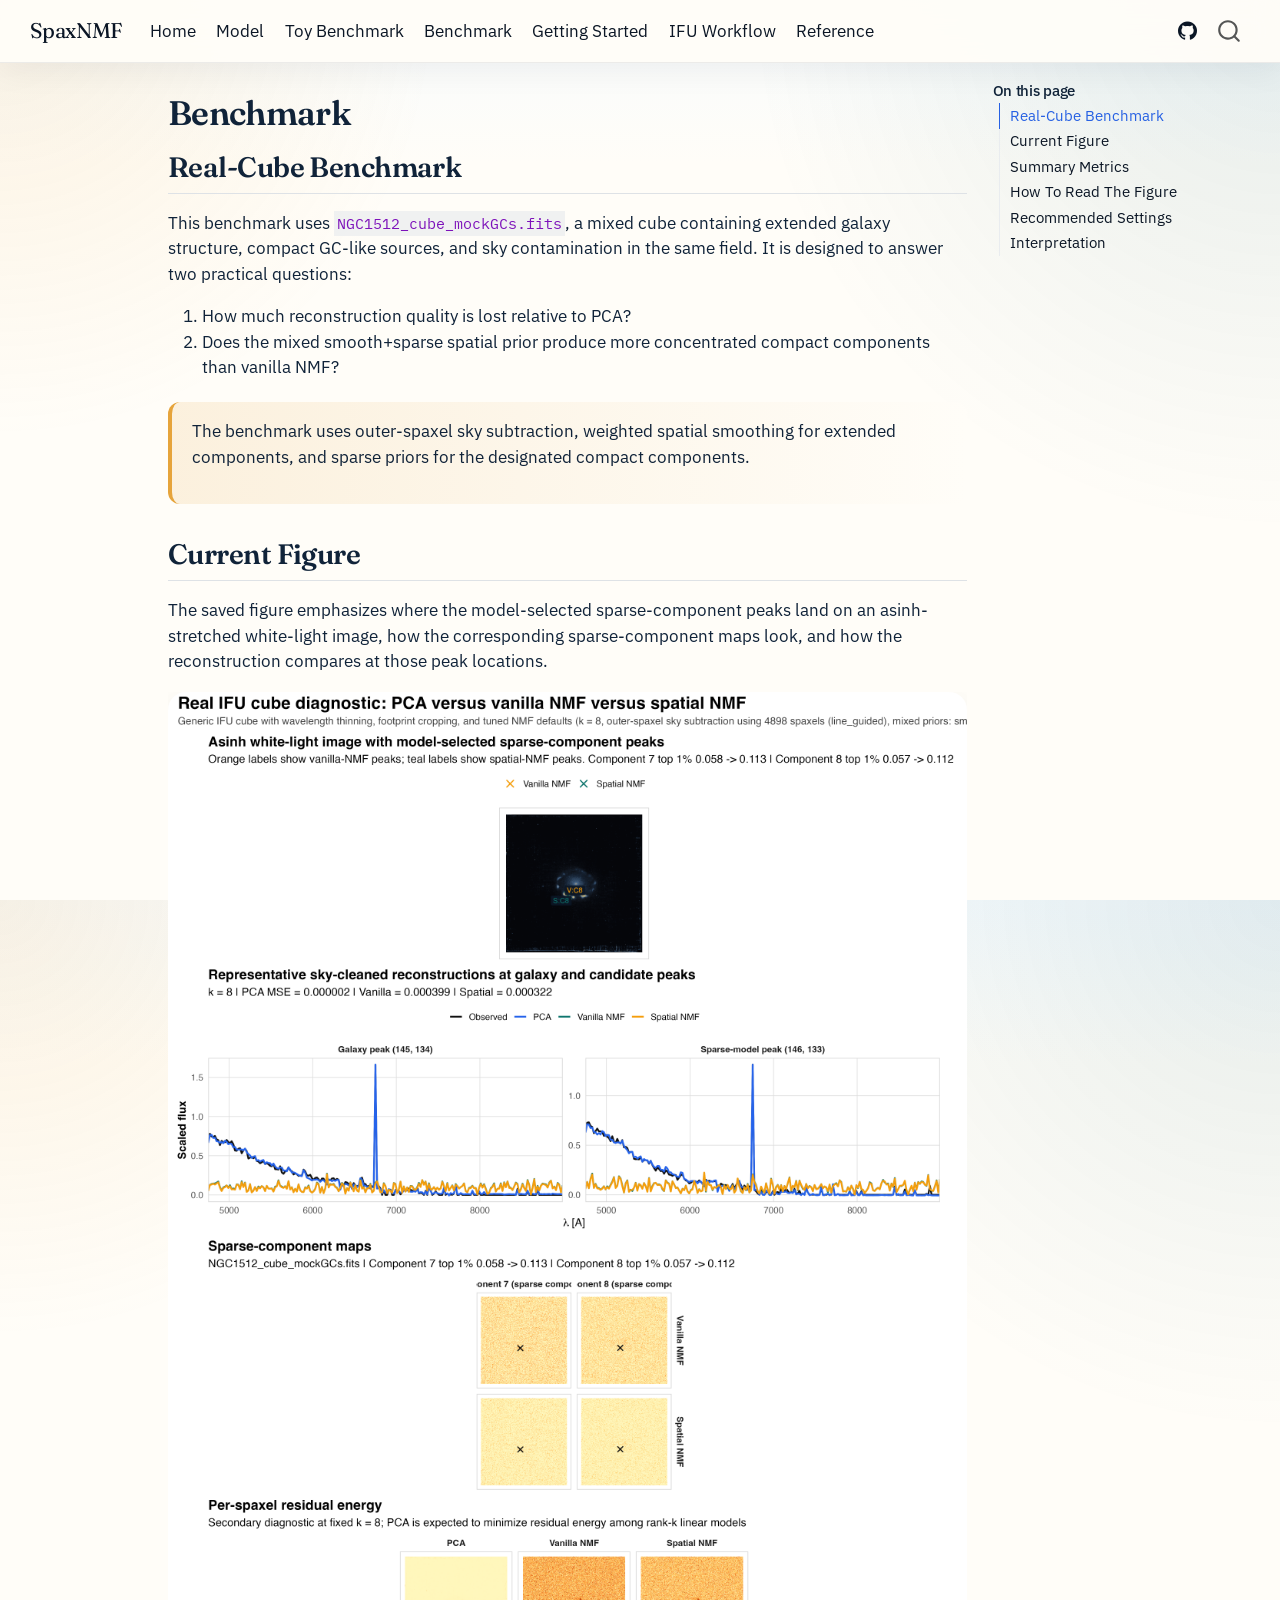
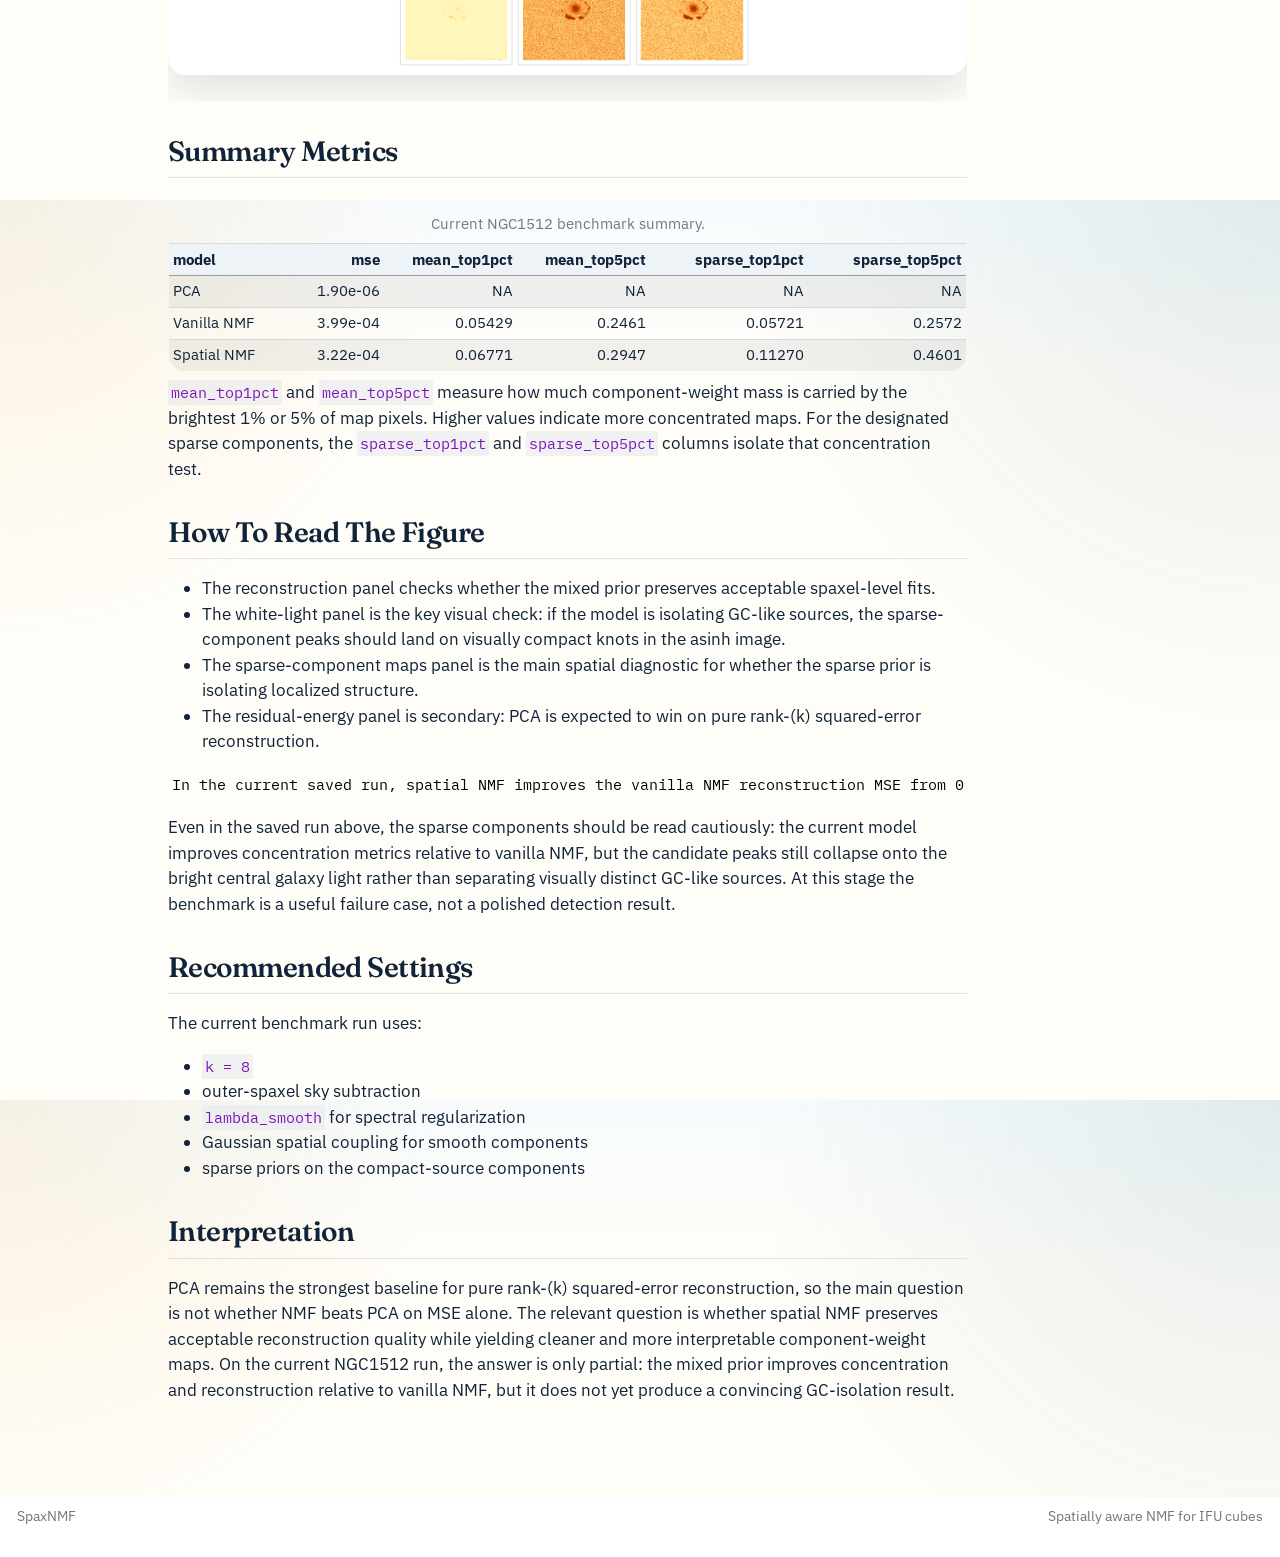
<file: docs/benchmark.html>
<!DOCTYPE html>
<html xmlns="http://www.w3.org/1999/xhtml" lang="en" xml:lang="en"><head>

<meta charset="utf-8">
<meta name="generator" content="quarto-1.8.27">

<meta name="viewport" content="width=device-width, initial-scale=1.0, user-scalable=yes">


<title>Benchmark – SpaxNMF</title>
<style>
code{white-space: pre-wrap;}
span.smallcaps{font-variant: small-caps;}
div.columns{display: flex; gap: min(4vw, 1.5em);}
div.column{flex: auto; overflow-x: auto;}
div.hanging-indent{margin-left: 1.5em; text-indent: -1.5em;}
ul.task-list{list-style: none;}
ul.task-list li input[type="checkbox"] {
  width: 0.8em;
  margin: 0 0.8em 0.2em -1em; /* quarto-specific, see https://github.com/quarto-dev/quarto-cli/issues/4556 */ 
  vertical-align: middle;
}
</style>


<script src="site_libs/quarto-nav/quarto-nav.js"></script>
<script src="site_libs/quarto-nav/headroom.min.js"></script>
<script src="site_libs/clipboard/clipboard.min.js"></script>
<script src="site_libs/quarto-search/autocomplete.umd.js"></script>
<script src="site_libs/quarto-search/fuse.min.js"></script>
<script src="site_libs/quarto-search/quarto-search.js"></script>
<meta name="quarto:offset" content="./">
<script src="site_libs/quarto-html/quarto.js" type="module"></script>
<script src="site_libs/quarto-html/tabsets/tabsets.js" type="module"></script>
<script src="site_libs/quarto-html/axe/axe-check.js" type="module"></script>
<script src="site_libs/quarto-html/popper.min.js"></script>
<script src="site_libs/quarto-html/tippy.umd.min.js"></script>
<script src="site_libs/quarto-html/anchor.min.js"></script>
<link href="site_libs/quarto-html/tippy.css" rel="stylesheet">
<link href="site_libs/quarto-html/quarto-syntax-highlighting-ed96de9b727972fe78a7b5d16c58bf87.css" rel="stylesheet" id="quarto-text-highlighting-styles">
<script src="site_libs/bootstrap/bootstrap.min.js"></script>
<link href="site_libs/bootstrap/bootstrap-icons.css" rel="stylesheet">
<link href="site_libs/bootstrap/bootstrap-5b4ad623e5705c0698d39aec6f10cf02.min.css" rel="stylesheet" append-hash="true" id="quarto-bootstrap" data-mode="light">
<script id="quarto-search-options" type="application/json">{
  "location": "navbar",
  "copy-button": false,
  "collapse-after": 3,
  "panel-placement": "end",
  "type": "overlay",
  "limit": 50,
  "keyboard-shortcut": [
    "f",
    "/",
    "s"
  ],
  "show-item-context": false,
  "language": {
    "search-no-results-text": "No results",
    "search-matching-documents-text": "matching documents",
    "search-copy-link-title": "Copy link to search",
    "search-hide-matches-text": "Hide additional matches",
    "search-more-match-text": "more match in this document",
    "search-more-matches-text": "more matches in this document",
    "search-clear-button-title": "Clear",
    "search-text-placeholder": "",
    "search-detached-cancel-button-title": "Cancel",
    "search-submit-button-title": "Submit",
    "search-label": "Search"
  }
}</script>
<style>html{ scroll-behavior: smooth; }</style>


<link rel="stylesheet" href="styles.css">
</head>

<body class="nav-fixed quarto-light">

<div id="quarto-search-results"></div>
  <header id="quarto-header" class="headroom fixed-top">
    <nav class="navbar navbar-expand-lg " data-bs-theme="dark">
      <div class="navbar-container container-fluid">
      <div class="navbar-brand-container mx-auto">
    <a class="navbar-brand" href="./index.html">
    <span class="navbar-title">SpaxNMF</span>
    </a>
  </div>
            <div id="quarto-search" class="" title="Search"></div>
          <button class="navbar-toggler" type="button" data-bs-toggle="collapse" data-bs-target="#navbarCollapse" aria-controls="navbarCollapse" role="menu" aria-expanded="false" aria-label="Toggle navigation" onclick="if (window.quartoToggleHeadroom) { window.quartoToggleHeadroom(); }">
  <span class="navbar-toggler-icon"></span>
</button>
          <div class="collapse navbar-collapse" id="navbarCollapse">
            <ul class="navbar-nav navbar-nav-scroll me-auto">
  <li class="nav-item">
    <a class="nav-link" href="./index.html"> 
<span class="menu-text">Home</span></a>
  </li>  
  <li class="nav-item">
    <a class="nav-link" href="./model.html"> 
<span class="menu-text">Model</span></a>
  </li>  
  <li class="nav-item">
    <a class="nav-link" href="./toy-benchmark.html"> 
<span class="menu-text">Toy Benchmark</span></a>
  </li>  
  <li class="nav-item">
    <a class="nav-link active" href="./benchmark.html" aria-current="page"> 
<span class="menu-text">Benchmark</span></a>
  </li>  
  <li class="nav-item">
    <a class="nav-link" href="./getting-started.html"> 
<span class="menu-text">Getting Started</span></a>
  </li>  
  <li class="nav-item">
    <a class="nav-link" href="./ifu-workflow.html"> 
<span class="menu-text">IFU Workflow</span></a>
  </li>  
  <li class="nav-item">
    <a class="nav-link" href="./reference.html"> 
<span class="menu-text">Reference</span></a>
  </li>  
</ul>
            <ul class="navbar-nav navbar-nav-scroll ms-auto">
  <li class="nav-item compact">
    <a class="nav-link" href="https://github.com/RafaelSdeSouza/SpaxNMF"> <i class="bi bi-github" role="img">
</i> 
<span class="menu-text"></span></a>
  </li>  
</ul>
          </div> <!-- /navcollapse -->
            <div class="quarto-navbar-tools">
</div>
      </div> <!-- /container-fluid -->
    </nav>
</header>
<!-- content -->
<div id="quarto-content" class="quarto-container page-columns page-rows-contents page-layout-article page-navbar">
<!-- sidebar -->
<!-- margin-sidebar -->
    <div id="quarto-margin-sidebar" class="sidebar margin-sidebar">
        <nav id="TOC" role="doc-toc" class="toc-active">
    <h2 id="toc-title">On this page</h2>
   
  <ul>
  <li><a href="#real-cube-benchmark" id="toc-real-cube-benchmark" class="nav-link active" data-scroll-target="#real-cube-benchmark">Real-Cube Benchmark</a></li>
  <li><a href="#current-figure" id="toc-current-figure" class="nav-link" data-scroll-target="#current-figure">Current Figure</a></li>
  <li><a href="#summary-metrics" id="toc-summary-metrics" class="nav-link" data-scroll-target="#summary-metrics">Summary Metrics</a></li>
  <li><a href="#how-to-read-the-figure" id="toc-how-to-read-the-figure" class="nav-link" data-scroll-target="#how-to-read-the-figure">How To Read The Figure</a></li>
  <li><a href="#recommended-settings" id="toc-recommended-settings" class="nav-link" data-scroll-target="#recommended-settings">Recommended Settings</a></li>
  <li><a href="#interpretation" id="toc-interpretation" class="nav-link" data-scroll-target="#interpretation">Interpretation</a></li>
  </ul>
</nav>
    </div>
<!-- main -->
<main class="content" id="quarto-document-content">

<header id="title-block-header" class="quarto-title-block default">
<div class="quarto-title">
<h1 class="title">Benchmark</h1>
</div>



<div class="quarto-title-meta">

    
  
    
  </div>
  


</header>


<section id="real-cube-benchmark" class="level2">
<h2 class="anchored" data-anchor-id="real-cube-benchmark">Real-Cube Benchmark</h2>
<p>This benchmark uses <code>NGC1512_cube_mockGCs.fits</code>, a mixed cube containing extended galaxy structure, compact GC-like sources, and sky contamination in the same field. It is designed to answer two practical questions:</p>
<ol type="1">
<li>How much reconstruction quality is lost relative to PCA?</li>
<li>Does the mixed smooth+sparse spatial prior produce more concentrated compact components than vanilla NMF?</li>
</ol>
<div class="benchmark-note">
<p>The benchmark uses outer-spaxel sky subtraction, weighted spatial smoothing for extended components, and sparse priors for the designated compact components.</p>
</div>
</section>
<section id="current-figure" class="level2">
<h2 class="anchored" data-anchor-id="current-figure">Current Figure</h2>
<p>The saved figure emphasizes where the model-selected sparse-component peaks land on an asinh-stretched white-light image, how the corresponding sparse-component maps look, and how the reconstruction compares at those peak locations.</p>
<div class="cell">
<div class="cell-output-display">
<div>
<figure class="figure">
<p><img src="images/ngc1512-benchmark.png" class="img-fluid figure-img" width="2080"></p>
</figure>
</div>
</div>
</div>
</section>
<section id="summary-metrics" class="level2">
<h2 class="anchored" data-anchor-id="summary-metrics">Summary Metrics</h2>
<div class="cell">
<div class="cell-output-display">
<table class="caption-top table table-sm table-striped small">
<caption>Current NGC1512 benchmark summary.</caption>
<colgroup>
<col style="width: 15%">
<col style="width: 11%">
<col style="width: 16%">
<col style="width: 16%">
<col style="width: 19%">
<col style="width: 19%">
</colgroup>
<thead>
<tr class="header">
<th style="text-align: left;">model</th>
<th style="text-align: right;">mse</th>
<th style="text-align: right;">mean_top1pct</th>
<th style="text-align: right;">mean_top5pct</th>
<th style="text-align: right;">sparse_top1pct</th>
<th style="text-align: right;">sparse_top5pct</th>
</tr>
</thead>
<tbody>
<tr class="odd">
<td style="text-align: left;">PCA</td>
<td style="text-align: right;">1.90e-06</td>
<td style="text-align: right;">NA</td>
<td style="text-align: right;">NA</td>
<td style="text-align: right;">NA</td>
<td style="text-align: right;">NA</td>
</tr>
<tr class="even">
<td style="text-align: left;">Vanilla NMF</td>
<td style="text-align: right;">3.99e-04</td>
<td style="text-align: right;">0.05429</td>
<td style="text-align: right;">0.2461</td>
<td style="text-align: right;">0.05721</td>
<td style="text-align: right;">0.2572</td>
</tr>
<tr class="odd">
<td style="text-align: left;">Spatial NMF</td>
<td style="text-align: right;">3.22e-04</td>
<td style="text-align: right;">0.06771</td>
<td style="text-align: right;">0.2947</td>
<td style="text-align: right;">0.11270</td>
<td style="text-align: right;">0.4601</td>
</tr>
</tbody>
</table>
</div>
</div>
<p><code>mean_top1pct</code> and <code>mean_top5pct</code> measure how much component-weight mass is carried by the brightest 1% or 5% of map pixels. Higher values indicate more concentrated maps. For the designated sparse components, the <code>sparse_top1pct</code> and <code>sparse_top5pct</code> columns isolate that concentration test.</p>
</section>
<section id="how-to-read-the-figure" class="level2">
<h2 class="anchored" data-anchor-id="how-to-read-the-figure">How To Read The Figure</h2>
<ul>
<li>The reconstruction panel checks whether the mixed prior preserves acceptable spaxel-level fits.</li>
<li>The white-light panel is the key visual check: if the model is isolating GC-like sources, the sparse-component peaks should land on visually compact knots in the asinh image.</li>
<li>The sparse-component maps panel is the main spatial diagnostic for whether the sparse prior is isolating localized structure.</li>
<li>The residual-energy panel is secondary: PCA is expected to win on pure rank-(k) squared-error reconstruction.</li>
</ul>
<div class="cell">
<div class="cell-output cell-output-stdout">
<pre><code>In the current saved run, spatial NMF improves the vanilla NMF reconstruction MSE from 0.000399 to 0.000322, while increasing the designated sparse-component top-1% concentration from 0.057 to 0.113.</code></pre>
</div>
</div>
<p>Even in the saved run above, the sparse components should be read cautiously: the current model improves concentration metrics relative to vanilla NMF, but the candidate peaks still collapse onto the bright central galaxy light rather than separating visually distinct GC-like sources. At this stage the benchmark is a useful failure case, not a polished detection result.</p>
</section>
<section id="recommended-settings" class="level2">
<h2 class="anchored" data-anchor-id="recommended-settings">Recommended Settings</h2>
<p>The current benchmark run uses:</p>
<ul>
<li><code>k = 8</code></li>
<li>outer-spaxel sky subtraction</li>
<li><code>lambda_smooth</code> for spectral regularization</li>
<li>Gaussian spatial coupling for smooth components</li>
<li>sparse priors on the compact-source components</li>
</ul>
</section>
<section id="interpretation" class="level2">
<h2 class="anchored" data-anchor-id="interpretation">Interpretation</h2>
<p>PCA remains the strongest baseline for pure rank-(k) squared-error reconstruction, so the main question is not whether NMF beats PCA on MSE alone. The relevant question is whether spatial NMF preserves acceptable reconstruction quality while yielding cleaner and more interpretable component-weight maps. On the current NGC1512 run, the answer is only partial: the mixed prior improves concentration and reconstruction relative to vanilla NMF, but it does not yet produce a convincing GC-isolation result.</p>


</section>

</main> <!-- /main -->
<script id="quarto-html-after-body" type="application/javascript">
  window.document.addEventListener("DOMContentLoaded", function (event) {
    const icon = "";
    const anchorJS = new window.AnchorJS();
    anchorJS.options = {
      placement: 'right',
      icon: icon
    };
    anchorJS.add('.anchored');
    const isCodeAnnotation = (el) => {
      for (const clz of el.classList) {
        if (clz.startsWith('code-annotation-')) {                     
          return true;
        }
      }
      return false;
    }
    const onCopySuccess = function(e) {
      // button target
      const button = e.trigger;
      // don't keep focus
      button.blur();
      // flash "checked"
      button.classList.add('code-copy-button-checked');
      var currentTitle = button.getAttribute("title");
      button.setAttribute("title", "Copied!");
      let tooltip;
      if (window.bootstrap) {
        button.setAttribute("data-bs-toggle", "tooltip");
        button.setAttribute("data-bs-placement", "left");
        button.setAttribute("data-bs-title", "Copied!");
        tooltip = new bootstrap.Tooltip(button, 
          { trigger: "manual", 
            customClass: "code-copy-button-tooltip",
            offset: [0, -8]});
        tooltip.show();    
      }
      setTimeout(function() {
        if (tooltip) {
          tooltip.hide();
          button.removeAttribute("data-bs-title");
          button.removeAttribute("data-bs-toggle");
          button.removeAttribute("data-bs-placement");
        }
        button.setAttribute("title", currentTitle);
        button.classList.remove('code-copy-button-checked');
      }, 1000);
      // clear code selection
      e.clearSelection();
    }
    const getTextToCopy = function(trigger) {
      const outerScaffold = trigger.parentElement.cloneNode(true);
      const codeEl = outerScaffold.querySelector('code');
      for (const childEl of codeEl.children) {
        if (isCodeAnnotation(childEl)) {
          childEl.remove();
        }
      }
      return codeEl.innerText;
    }
    const clipboard = new window.ClipboardJS('.code-copy-button:not([data-in-quarto-modal])', {
      text: getTextToCopy
    });
    clipboard.on('success', onCopySuccess);
    if (window.document.getElementById('quarto-embedded-source-code-modal')) {
      const clipboardModal = new window.ClipboardJS('.code-copy-button[data-in-quarto-modal]', {
        text: getTextToCopy,
        container: window.document.getElementById('quarto-embedded-source-code-modal')
      });
      clipboardModal.on('success', onCopySuccess);
    }
      var localhostRegex = new RegExp(/^(?:http|https):\/\/localhost\:?[0-9]*\//);
      var mailtoRegex = new RegExp(/^mailto:/);
        var filterRegex = new RegExp("https:\/\/rafaelsdesouza\.github\.io\/SpaxNMF\/");
      var isInternal = (href) => {
          return filterRegex.test(href) || localhostRegex.test(href) || mailtoRegex.test(href);
      }
      // Inspect non-navigation links and adorn them if external
     var links = window.document.querySelectorAll('a[href]:not(.nav-link):not(.navbar-brand):not(.toc-action):not(.sidebar-link):not(.sidebar-item-toggle):not(.pagination-link):not(.no-external):not([aria-hidden]):not(.dropdown-item):not(.quarto-navigation-tool):not(.about-link)');
      for (var i=0; i<links.length; i++) {
        const link = links[i];
        if (!isInternal(link.href)) {
          // undo the damage that might have been done by quarto-nav.js in the case of
          // links that we want to consider external
          if (link.dataset.originalHref !== undefined) {
            link.href = link.dataset.originalHref;
          }
        }
      }
    function tippyHover(el, contentFn, onTriggerFn, onUntriggerFn) {
      const config = {
        allowHTML: true,
        maxWidth: 500,
        delay: 100,
        arrow: false,
        appendTo: function(el) {
            return el.parentElement;
        },
        interactive: true,
        interactiveBorder: 10,
        theme: 'quarto',
        placement: 'bottom-start',
      };
      if (contentFn) {
        config.content = contentFn;
      }
      if (onTriggerFn) {
        config.onTrigger = onTriggerFn;
      }
      if (onUntriggerFn) {
        config.onUntrigger = onUntriggerFn;
      }
      window.tippy(el, config); 
    }
    const noterefs = window.document.querySelectorAll('a[role="doc-noteref"]');
    for (var i=0; i<noterefs.length; i++) {
      const ref = noterefs[i];
      tippyHover(ref, function() {
        // use id or data attribute instead here
        let href = ref.getAttribute('data-footnote-href') || ref.getAttribute('href');
        try { href = new URL(href).hash; } catch {}
        const id = href.replace(/^#\/?/, "");
        const note = window.document.getElementById(id);
        if (note) {
          return note.innerHTML;
        } else {
          return "";
        }
      });
    }
    const xrefs = window.document.querySelectorAll('a.quarto-xref');
    const processXRef = (id, note) => {
      // Strip column container classes
      const stripColumnClz = (el) => {
        el.classList.remove("page-full", "page-columns");
        if (el.children) {
          for (const child of el.children) {
            stripColumnClz(child);
          }
        }
      }
      stripColumnClz(note)
      if (id === null || id.startsWith('sec-')) {
        // Special case sections, only their first couple elements
        const container = document.createElement("div");
        if (note.children && note.children.length > 2) {
          container.appendChild(note.children[0].cloneNode(true));
          for (let i = 1; i < note.children.length; i++) {
            const child = note.children[i];
            if (child.tagName === "P" && child.innerText === "") {
              continue;
            } else {
              container.appendChild(child.cloneNode(true));
              break;
            }
          }
          if (window.Quarto?.typesetMath) {
            window.Quarto.typesetMath(container);
          }
          return container.innerHTML
        } else {
          if (window.Quarto?.typesetMath) {
            window.Quarto.typesetMath(note);
          }
          return note.innerHTML;
        }
      } else {
        // Remove any anchor links if they are present
        const anchorLink = note.querySelector('a.anchorjs-link');
        if (anchorLink) {
          anchorLink.remove();
        }
        if (window.Quarto?.typesetMath) {
          window.Quarto.typesetMath(note);
        }
        if (note.classList.contains("callout")) {
          return note.outerHTML;
        } else {
          return note.innerHTML;
        }
      }
    }
    for (var i=0; i<xrefs.length; i++) {
      const xref = xrefs[i];
      tippyHover(xref, undefined, function(instance) {
        instance.disable();
        let url = xref.getAttribute('href');
        let hash = undefined; 
        if (url.startsWith('#')) {
          hash = url;
        } else {
          try { hash = new URL(url).hash; } catch {}
        }
        if (hash) {
          const id = hash.replace(/^#\/?/, "");
          const note = window.document.getElementById(id);
          if (note !== null) {
            try {
              const html = processXRef(id, note.cloneNode(true));
              instance.setContent(html);
            } finally {
              instance.enable();
              instance.show();
            }
          } else {
            // See if we can fetch this
            fetch(url.split('#')[0])
            .then(res => res.text())
            .then(html => {
              const parser = new DOMParser();
              const htmlDoc = parser.parseFromString(html, "text/html");
              const note = htmlDoc.getElementById(id);
              if (note !== null) {
                const html = processXRef(id, note);
                instance.setContent(html);
              } 
            }).finally(() => {
              instance.enable();
              instance.show();
            });
          }
        } else {
          // See if we can fetch a full url (with no hash to target)
          // This is a special case and we should probably do some content thinning / targeting
          fetch(url)
          .then(res => res.text())
          .then(html => {
            const parser = new DOMParser();
            const htmlDoc = parser.parseFromString(html, "text/html");
            const note = htmlDoc.querySelector('main.content');
            if (note !== null) {
              // This should only happen for chapter cross references
              // (since there is no id in the URL)
              // remove the first header
              if (note.children.length > 0 && note.children[0].tagName === "HEADER") {
                note.children[0].remove();
              }
              const html = processXRef(null, note);
              instance.setContent(html);
            } 
          }).finally(() => {
            instance.enable();
            instance.show();
          });
        }
      }, function(instance) {
      });
    }
        let selectedAnnoteEl;
        const selectorForAnnotation = ( cell, annotation) => {
          let cellAttr = 'data-code-cell="' + cell + '"';
          let lineAttr = 'data-code-annotation="' +  annotation + '"';
          const selector = 'span[' + cellAttr + '][' + lineAttr + ']';
          return selector;
        }
        const selectCodeLines = (annoteEl) => {
          const doc = window.document;
          const targetCell = annoteEl.getAttribute("data-target-cell");
          const targetAnnotation = annoteEl.getAttribute("data-target-annotation");
          const annoteSpan = window.document.querySelector(selectorForAnnotation(targetCell, targetAnnotation));
          const lines = annoteSpan.getAttribute("data-code-lines").split(",");
          const lineIds = lines.map((line) => {
            return targetCell + "-" + line;
          })
          let top = null;
          let height = null;
          let parent = null;
          if (lineIds.length > 0) {
              //compute the position of the single el (top and bottom and make a div)
              const el = window.document.getElementById(lineIds[0]);
              top = el.offsetTop;
              height = el.offsetHeight;
              parent = el.parentElement.parentElement;
            if (lineIds.length > 1) {
              const lastEl = window.document.getElementById(lineIds[lineIds.length - 1]);
              const bottom = lastEl.offsetTop + lastEl.offsetHeight;
              height = bottom - top;
            }
            if (top !== null && height !== null && parent !== null) {
              // cook up a div (if necessary) and position it 
              let div = window.document.getElementById("code-annotation-line-highlight");
              if (div === null) {
                div = window.document.createElement("div");
                div.setAttribute("id", "code-annotation-line-highlight");
                div.style.position = 'absolute';
                parent.appendChild(div);
              }
              div.style.top = top - 2 + "px";
              div.style.height = height + 4 + "px";
              div.style.left = 0;
              let gutterDiv = window.document.getElementById("code-annotation-line-highlight-gutter");
              if (gutterDiv === null) {
                gutterDiv = window.document.createElement("div");
                gutterDiv.setAttribute("id", "code-annotation-line-highlight-gutter");
                gutterDiv.style.position = 'absolute';
                const codeCell = window.document.getElementById(targetCell);
                const gutter = codeCell.querySelector('.code-annotation-gutter');
                gutter.appendChild(gutterDiv);
              }
              gutterDiv.style.top = top - 2 + "px";
              gutterDiv.style.height = height + 4 + "px";
            }
            selectedAnnoteEl = annoteEl;
          }
        };
        const unselectCodeLines = () => {
          const elementsIds = ["code-annotation-line-highlight", "code-annotation-line-highlight-gutter"];
          elementsIds.forEach((elId) => {
            const div = window.document.getElementById(elId);
            if (div) {
              div.remove();
            }
          });
          selectedAnnoteEl = undefined;
        };
          // Handle positioning of the toggle
      window.addEventListener(
        "resize",
        throttle(() => {
          elRect = undefined;
          if (selectedAnnoteEl) {
            selectCodeLines(selectedAnnoteEl);
          }
        }, 10)
      );
      function throttle(fn, ms) {
      let throttle = false;
      let timer;
        return (...args) => {
          if(!throttle) { // first call gets through
              fn.apply(this, args);
              throttle = true;
          } else { // all the others get throttled
              if(timer) clearTimeout(timer); // cancel #2
              timer = setTimeout(() => {
                fn.apply(this, args);
                timer = throttle = false;
              }, ms);
          }
        };
      }
        // Attach click handler to the DT
        const annoteDls = window.document.querySelectorAll('dt[data-target-cell]');
        for (const annoteDlNode of annoteDls) {
          annoteDlNode.addEventListener('click', (event) => {
            const clickedEl = event.target;
            if (clickedEl !== selectedAnnoteEl) {
              unselectCodeLines();
              const activeEl = window.document.querySelector('dt[data-target-cell].code-annotation-active');
              if (activeEl) {
                activeEl.classList.remove('code-annotation-active');
              }
              selectCodeLines(clickedEl);
              clickedEl.classList.add('code-annotation-active');
            } else {
              // Unselect the line
              unselectCodeLines();
              clickedEl.classList.remove('code-annotation-active');
            }
          });
        }
    const findCites = (el) => {
      const parentEl = el.parentElement;
      if (parentEl) {
        const cites = parentEl.dataset.cites;
        if (cites) {
          return {
            el,
            cites: cites.split(' ')
          };
        } else {
          return findCites(el.parentElement)
        }
      } else {
        return undefined;
      }
    };
    var bibliorefs = window.document.querySelectorAll('a[role="doc-biblioref"]');
    for (var i=0; i<bibliorefs.length; i++) {
      const ref = bibliorefs[i];
      const citeInfo = findCites(ref);
      if (citeInfo) {
        tippyHover(citeInfo.el, function() {
          var popup = window.document.createElement('div');
          citeInfo.cites.forEach(function(cite) {
            var citeDiv = window.document.createElement('div');
            citeDiv.classList.add('hanging-indent');
            citeDiv.classList.add('csl-entry');
            var biblioDiv = window.document.getElementById('ref-' + cite);
            if (biblioDiv) {
              citeDiv.innerHTML = biblioDiv.innerHTML;
            }
            popup.appendChild(citeDiv);
          });
          return popup.innerHTML;
        });
      }
    }
  });
  </script>
</div> <!-- /content -->
<footer class="footer">
  <div class="nav-footer">
    <div class="nav-footer-left">
<p>SpaxNMF</p>
</div>   
    <div class="nav-footer-center">
      &nbsp;
    </div>
    <div class="nav-footer-right">
<p>Spatially aware NMF for IFU cubes</p>
</div>
  </div>
</footer>




<script src="site_libs/quarto-html/zenscroll-min.js"></script>
</body></html>
</file>
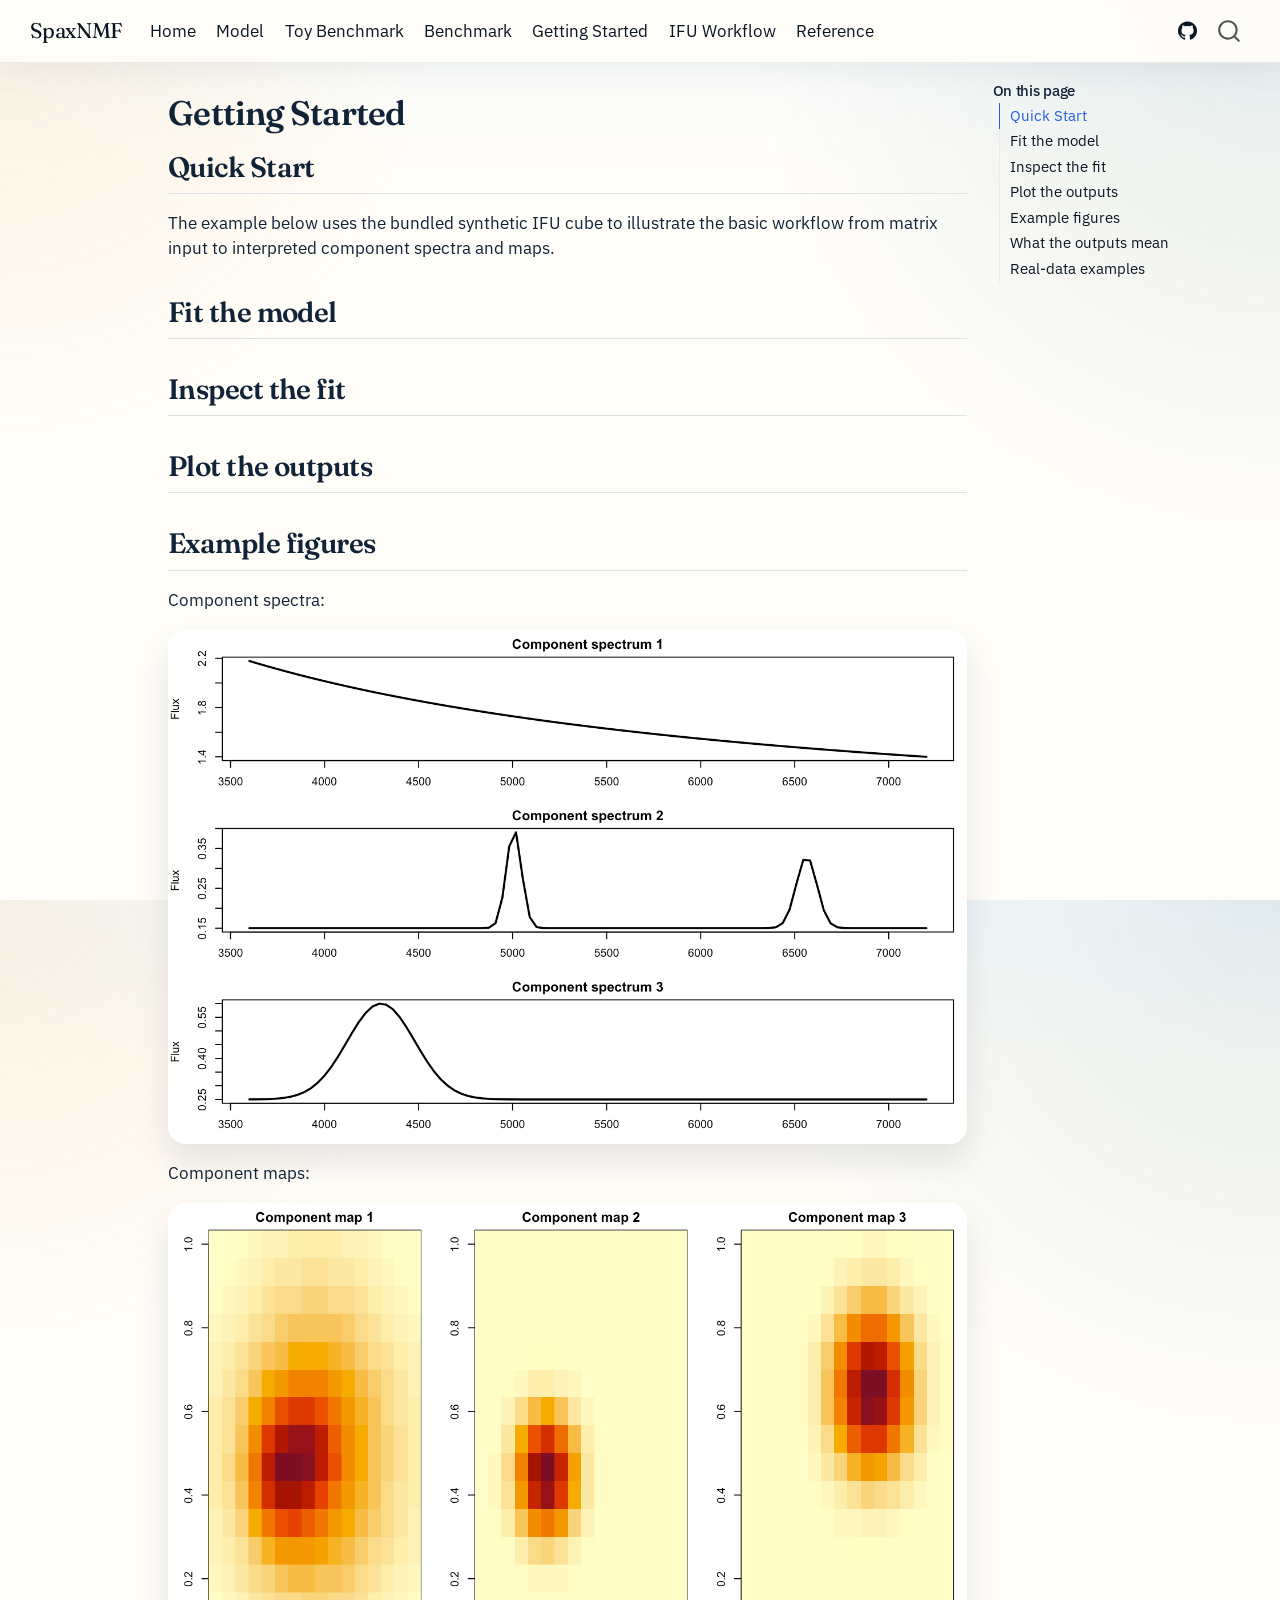
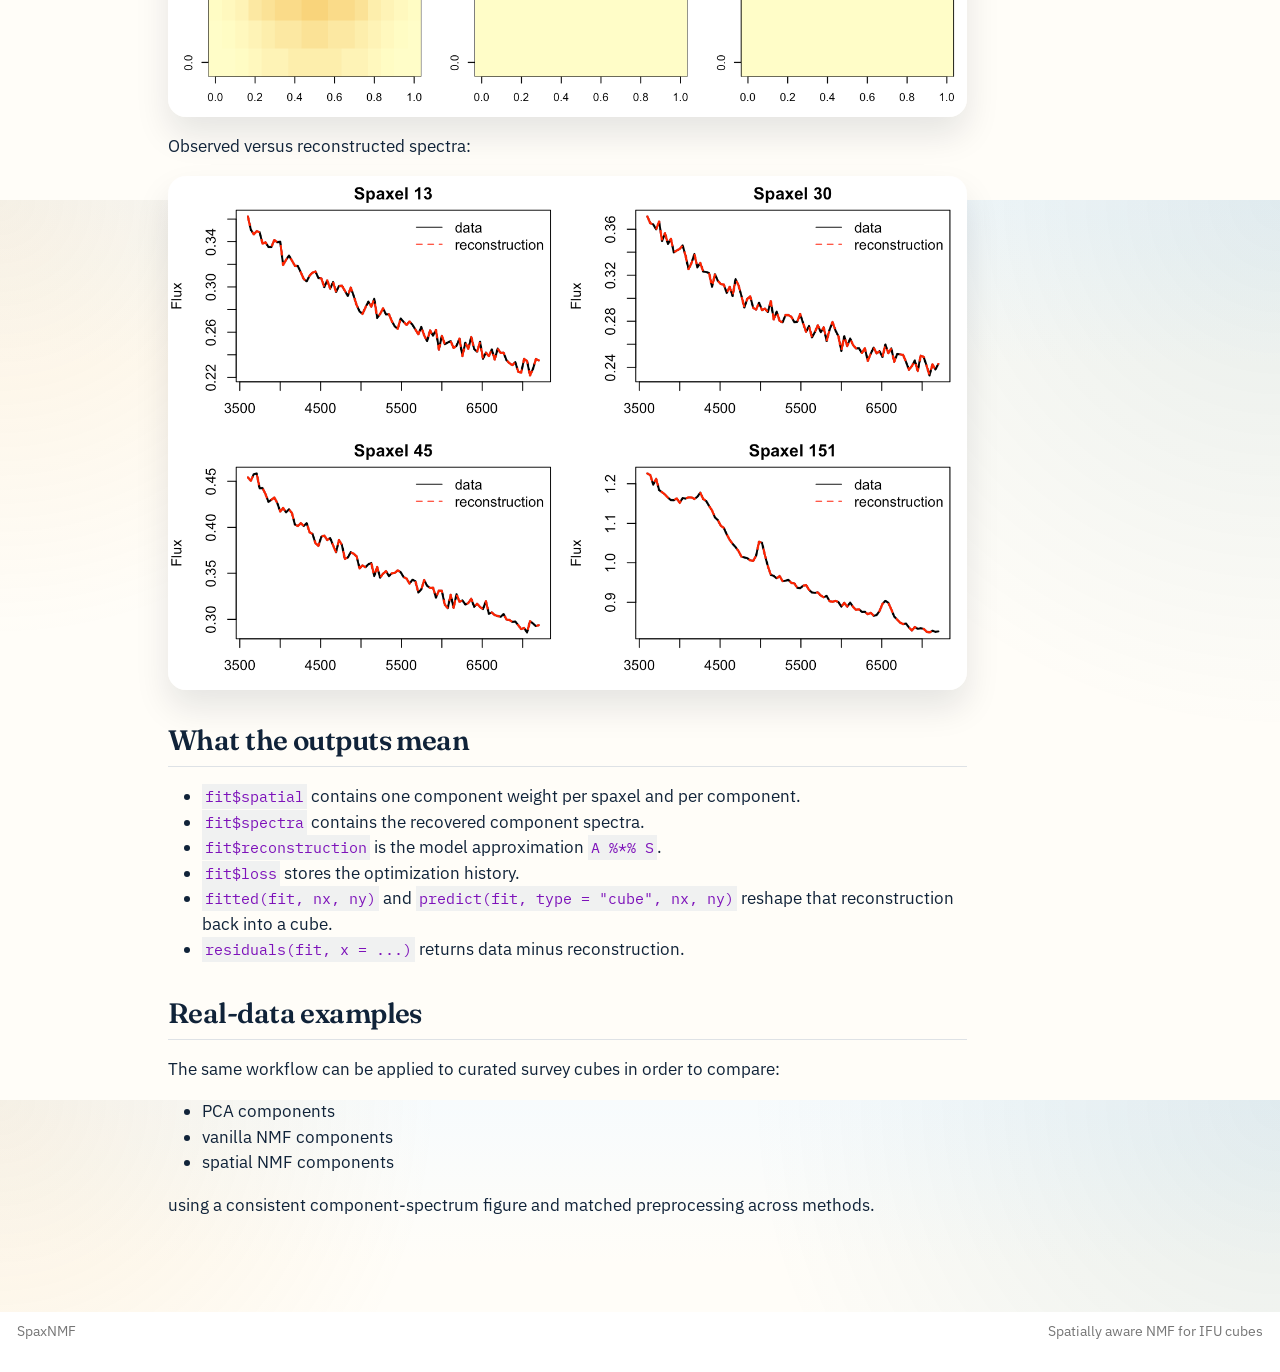
<file: docs/getting-started.html>
<!DOCTYPE html>
<html xmlns="http://www.w3.org/1999/xhtml" lang="en" xml:lang="en"><head>

<meta charset="utf-8">
<meta name="generator" content="quarto-1.8.27">

<meta name="viewport" content="width=device-width, initial-scale=1.0, user-scalable=yes">


<title>Getting Started – SpaxNMF</title>
<style>
code{white-space: pre-wrap;}
span.smallcaps{font-variant: small-caps;}
div.columns{display: flex; gap: min(4vw, 1.5em);}
div.column{flex: auto; overflow-x: auto;}
div.hanging-indent{margin-left: 1.5em; text-indent: -1.5em;}
ul.task-list{list-style: none;}
ul.task-list li input[type="checkbox"] {
  width: 0.8em;
  margin: 0 0.8em 0.2em -1em; /* quarto-specific, see https://github.com/quarto-dev/quarto-cli/issues/4556 */ 
  vertical-align: middle;
}
</style>


<script src="site_libs/quarto-nav/quarto-nav.js"></script>
<script src="site_libs/quarto-nav/headroom.min.js"></script>
<script src="site_libs/clipboard/clipboard.min.js"></script>
<script src="site_libs/quarto-search/autocomplete.umd.js"></script>
<script src="site_libs/quarto-search/fuse.min.js"></script>
<script src="site_libs/quarto-search/quarto-search.js"></script>
<meta name="quarto:offset" content="./">
<script src="site_libs/quarto-html/quarto.js" type="module"></script>
<script src="site_libs/quarto-html/tabsets/tabsets.js" type="module"></script>
<script src="site_libs/quarto-html/axe/axe-check.js" type="module"></script>
<script src="site_libs/quarto-html/popper.min.js"></script>
<script src="site_libs/quarto-html/tippy.umd.min.js"></script>
<script src="site_libs/quarto-html/anchor.min.js"></script>
<link href="site_libs/quarto-html/tippy.css" rel="stylesheet">
<link href="site_libs/quarto-html/quarto-syntax-highlighting-ed96de9b727972fe78a7b5d16c58bf87.css" rel="stylesheet" id="quarto-text-highlighting-styles">
<script src="site_libs/bootstrap/bootstrap.min.js"></script>
<link href="site_libs/bootstrap/bootstrap-icons.css" rel="stylesheet">
<link href="site_libs/bootstrap/bootstrap-5b4ad623e5705c0698d39aec6f10cf02.min.css" rel="stylesheet" append-hash="true" id="quarto-bootstrap" data-mode="light">
<script id="quarto-search-options" type="application/json">{
  "location": "navbar",
  "copy-button": false,
  "collapse-after": 3,
  "panel-placement": "end",
  "type": "overlay",
  "limit": 50,
  "keyboard-shortcut": [
    "f",
    "/",
    "s"
  ],
  "show-item-context": false,
  "language": {
    "search-no-results-text": "No results",
    "search-matching-documents-text": "matching documents",
    "search-copy-link-title": "Copy link to search",
    "search-hide-matches-text": "Hide additional matches",
    "search-more-match-text": "more match in this document",
    "search-more-matches-text": "more matches in this document",
    "search-clear-button-title": "Clear",
    "search-text-placeholder": "",
    "search-detached-cancel-button-title": "Cancel",
    "search-submit-button-title": "Submit",
    "search-label": "Search"
  }
}</script>
<style>html{ scroll-behavior: smooth; }</style>


<link rel="stylesheet" href="styles.css">
</head>

<body class="nav-fixed quarto-light">

<div id="quarto-search-results"></div>
  <header id="quarto-header" class="headroom fixed-top">
    <nav class="navbar navbar-expand-lg " data-bs-theme="dark">
      <div class="navbar-container container-fluid">
      <div class="navbar-brand-container mx-auto">
    <a class="navbar-brand" href="./index.html">
    <span class="navbar-title">SpaxNMF</span>
    </a>
  </div>
            <div id="quarto-search" class="" title="Search"></div>
          <button class="navbar-toggler" type="button" data-bs-toggle="collapse" data-bs-target="#navbarCollapse" aria-controls="navbarCollapse" role="menu" aria-expanded="false" aria-label="Toggle navigation" onclick="if (window.quartoToggleHeadroom) { window.quartoToggleHeadroom(); }">
  <span class="navbar-toggler-icon"></span>
</button>
          <div class="collapse navbar-collapse" id="navbarCollapse">
            <ul class="navbar-nav navbar-nav-scroll me-auto">
  <li class="nav-item">
    <a class="nav-link" href="./index.html"> 
<span class="menu-text">Home</span></a>
  </li>  
  <li class="nav-item">
    <a class="nav-link" href="./model.html"> 
<span class="menu-text">Model</span></a>
  </li>  
  <li class="nav-item">
    <a class="nav-link" href="./toy-benchmark.html"> 
<span class="menu-text">Toy Benchmark</span></a>
  </li>  
  <li class="nav-item">
    <a class="nav-link" href="./benchmark.html"> 
<span class="menu-text">Benchmark</span></a>
  </li>  
  <li class="nav-item">
    <a class="nav-link active" href="./getting-started.html" aria-current="page"> 
<span class="menu-text">Getting Started</span></a>
  </li>  
  <li class="nav-item">
    <a class="nav-link" href="./ifu-workflow.html"> 
<span class="menu-text">IFU Workflow</span></a>
  </li>  
  <li class="nav-item">
    <a class="nav-link" href="./reference.html"> 
<span class="menu-text">Reference</span></a>
  </li>  
</ul>
            <ul class="navbar-nav navbar-nav-scroll ms-auto">
  <li class="nav-item compact">
    <a class="nav-link" href="https://github.com/RafaelSdeSouza/SpaxNMF"> <i class="bi bi-github" role="img">
</i> 
<span class="menu-text"></span></a>
  </li>  
</ul>
          </div> <!-- /navcollapse -->
            <div class="quarto-navbar-tools">
</div>
      </div> <!-- /container-fluid -->
    </nav>
</header>
<!-- content -->
<div id="quarto-content" class="quarto-container page-columns page-rows-contents page-layout-article page-navbar">
<!-- sidebar -->
<!-- margin-sidebar -->
    <div id="quarto-margin-sidebar" class="sidebar margin-sidebar">
        <nav id="TOC" role="doc-toc" class="toc-active">
    <h2 id="toc-title">On this page</h2>
   
  <ul>
  <li><a href="#quick-start" id="toc-quick-start" class="nav-link active" data-scroll-target="#quick-start">Quick Start</a></li>
  <li><a href="#fit-the-model" id="toc-fit-the-model" class="nav-link" data-scroll-target="#fit-the-model">Fit the model</a></li>
  <li><a href="#inspect-the-fit" id="toc-inspect-the-fit" class="nav-link" data-scroll-target="#inspect-the-fit">Inspect the fit</a></li>
  <li><a href="#plot-the-outputs" id="toc-plot-the-outputs" class="nav-link" data-scroll-target="#plot-the-outputs">Plot the outputs</a></li>
  <li><a href="#example-figures" id="toc-example-figures" class="nav-link" data-scroll-target="#example-figures">Example figures</a></li>
  <li><a href="#what-the-outputs-mean" id="toc-what-the-outputs-mean" class="nav-link" data-scroll-target="#what-the-outputs-mean">What the outputs mean</a></li>
  <li><a href="#real-data-examples" id="toc-real-data-examples" class="nav-link" data-scroll-target="#real-data-examples">Real-data examples</a></li>
  </ul>
</nav>
    </div>
<!-- main -->
<main class="content" id="quarto-document-content">

<header id="title-block-header" class="quarto-title-block default">
<div class="quarto-title">
<h1 class="title">Getting Started</h1>
</div>



<div class="quarto-title-meta">

    
  
    
  </div>
  


</header>


<section id="quick-start" class="level2">
<h2 class="anchored" data-anchor-id="quick-start">Quick Start</h2>
<p>The example below uses the bundled synthetic IFU cube to illustrate the basic workflow from matrix input to interpreted component spectra and maps.</p>
</section>
<section id="fit-the-model" class="level2">
<h2 class="anchored" data-anchor-id="fit-the-model">Fit the model</h2>
</section>
<section id="inspect-the-fit" class="level2">
<h2 class="anchored" data-anchor-id="inspect-the-fit">Inspect the fit</h2>
</section>
<section id="plot-the-outputs" class="level2">
<h2 class="anchored" data-anchor-id="plot-the-outputs">Plot the outputs</h2>
</section>
<section id="example-figures" class="level2">
<h2 class="anchored" data-anchor-id="example-figures">Example figures</h2>
<p>Component spectra:</p>
<p><img src="images/simulated-spectra.png" class="img-fluid"></p>
<p>Component maps:</p>
<p><img src="images/simulated-maps.png" class="img-fluid"></p>
<p>Observed versus reconstructed spectra:</p>
<p><img src="images/simulated-reconstruction.png" class="img-fluid"></p>
</section>
<section id="what-the-outputs-mean" class="level2">
<h2 class="anchored" data-anchor-id="what-the-outputs-mean">What the outputs mean</h2>
<ul>
<li><code>fit$spatial</code> contains one component weight per spaxel and per component.</li>
<li><code>fit$spectra</code> contains the recovered component spectra.</li>
<li><code>fit$reconstruction</code> is the model approximation <code>A %*% S</code>.</li>
<li><code>fit$loss</code> stores the optimization history.</li>
<li><code>fitted(fit, nx, ny)</code> and <code>predict(fit, type = "cube", nx, ny)</code> reshape that reconstruction back into a cube.</li>
<li><code>residuals(fit, x = ...)</code> returns data minus reconstruction.</li>
</ul>
</section>
<section id="real-data-examples" class="level2">
<h2 class="anchored" data-anchor-id="real-data-examples">Real-data examples</h2>
<p>The same workflow can be applied to curated survey cubes in order to compare:</p>
<ul>
<li>PCA components</li>
<li>vanilla NMF components</li>
<li>spatial NMF components</li>
</ul>
<p>using a consistent component-spectrum figure and matched preprocessing across methods.</p>


</section>

</main> <!-- /main -->
<script id="quarto-html-after-body" type="application/javascript">
  window.document.addEventListener("DOMContentLoaded", function (event) {
    const icon = "";
    const anchorJS = new window.AnchorJS();
    anchorJS.options = {
      placement: 'right',
      icon: icon
    };
    anchorJS.add('.anchored');
    const isCodeAnnotation = (el) => {
      for (const clz of el.classList) {
        if (clz.startsWith('code-annotation-')) {                     
          return true;
        }
      }
      return false;
    }
    const onCopySuccess = function(e) {
      // button target
      const button = e.trigger;
      // don't keep focus
      button.blur();
      // flash "checked"
      button.classList.add('code-copy-button-checked');
      var currentTitle = button.getAttribute("title");
      button.setAttribute("title", "Copied!");
      let tooltip;
      if (window.bootstrap) {
        button.setAttribute("data-bs-toggle", "tooltip");
        button.setAttribute("data-bs-placement", "left");
        button.setAttribute("data-bs-title", "Copied!");
        tooltip = new bootstrap.Tooltip(button, 
          { trigger: "manual", 
            customClass: "code-copy-button-tooltip",
            offset: [0, -8]});
        tooltip.show();    
      }
      setTimeout(function() {
        if (tooltip) {
          tooltip.hide();
          button.removeAttribute("data-bs-title");
          button.removeAttribute("data-bs-toggle");
          button.removeAttribute("data-bs-placement");
        }
        button.setAttribute("title", currentTitle);
        button.classList.remove('code-copy-button-checked');
      }, 1000);
      // clear code selection
      e.clearSelection();
    }
    const getTextToCopy = function(trigger) {
      const outerScaffold = trigger.parentElement.cloneNode(true);
      const codeEl = outerScaffold.querySelector('code');
      for (const childEl of codeEl.children) {
        if (isCodeAnnotation(childEl)) {
          childEl.remove();
        }
      }
      return codeEl.innerText;
    }
    const clipboard = new window.ClipboardJS('.code-copy-button:not([data-in-quarto-modal])', {
      text: getTextToCopy
    });
    clipboard.on('success', onCopySuccess);
    if (window.document.getElementById('quarto-embedded-source-code-modal')) {
      const clipboardModal = new window.ClipboardJS('.code-copy-button[data-in-quarto-modal]', {
        text: getTextToCopy,
        container: window.document.getElementById('quarto-embedded-source-code-modal')
      });
      clipboardModal.on('success', onCopySuccess);
    }
      var localhostRegex = new RegExp(/^(?:http|https):\/\/localhost\:?[0-9]*\//);
      var mailtoRegex = new RegExp(/^mailto:/);
        var filterRegex = new RegExp("https:\/\/rafaelsdesouza\.github\.io\/SpaxNMF\/");
      var isInternal = (href) => {
          return filterRegex.test(href) || localhostRegex.test(href) || mailtoRegex.test(href);
      }
      // Inspect non-navigation links and adorn them if external
     var links = window.document.querySelectorAll('a[href]:not(.nav-link):not(.navbar-brand):not(.toc-action):not(.sidebar-link):not(.sidebar-item-toggle):not(.pagination-link):not(.no-external):not([aria-hidden]):not(.dropdown-item):not(.quarto-navigation-tool):not(.about-link)');
      for (var i=0; i<links.length; i++) {
        const link = links[i];
        if (!isInternal(link.href)) {
          // undo the damage that might have been done by quarto-nav.js in the case of
          // links that we want to consider external
          if (link.dataset.originalHref !== undefined) {
            link.href = link.dataset.originalHref;
          }
        }
      }
    function tippyHover(el, contentFn, onTriggerFn, onUntriggerFn) {
      const config = {
        allowHTML: true,
        maxWidth: 500,
        delay: 100,
        arrow: false,
        appendTo: function(el) {
            return el.parentElement;
        },
        interactive: true,
        interactiveBorder: 10,
        theme: 'quarto',
        placement: 'bottom-start',
      };
      if (contentFn) {
        config.content = contentFn;
      }
      if (onTriggerFn) {
        config.onTrigger = onTriggerFn;
      }
      if (onUntriggerFn) {
        config.onUntrigger = onUntriggerFn;
      }
      window.tippy(el, config); 
    }
    const noterefs = window.document.querySelectorAll('a[role="doc-noteref"]');
    for (var i=0; i<noterefs.length; i++) {
      const ref = noterefs[i];
      tippyHover(ref, function() {
        // use id or data attribute instead here
        let href = ref.getAttribute('data-footnote-href') || ref.getAttribute('href');
        try { href = new URL(href).hash; } catch {}
        const id = href.replace(/^#\/?/, "");
        const note = window.document.getElementById(id);
        if (note) {
          return note.innerHTML;
        } else {
          return "";
        }
      });
    }
    const xrefs = window.document.querySelectorAll('a.quarto-xref');
    const processXRef = (id, note) => {
      // Strip column container classes
      const stripColumnClz = (el) => {
        el.classList.remove("page-full", "page-columns");
        if (el.children) {
          for (const child of el.children) {
            stripColumnClz(child);
          }
        }
      }
      stripColumnClz(note)
      if (id === null || id.startsWith('sec-')) {
        // Special case sections, only their first couple elements
        const container = document.createElement("div");
        if (note.children && note.children.length > 2) {
          container.appendChild(note.children[0].cloneNode(true));
          for (let i = 1; i < note.children.length; i++) {
            const child = note.children[i];
            if (child.tagName === "P" && child.innerText === "") {
              continue;
            } else {
              container.appendChild(child.cloneNode(true));
              break;
            }
          }
          if (window.Quarto?.typesetMath) {
            window.Quarto.typesetMath(container);
          }
          return container.innerHTML
        } else {
          if (window.Quarto?.typesetMath) {
            window.Quarto.typesetMath(note);
          }
          return note.innerHTML;
        }
      } else {
        // Remove any anchor links if they are present
        const anchorLink = note.querySelector('a.anchorjs-link');
        if (anchorLink) {
          anchorLink.remove();
        }
        if (window.Quarto?.typesetMath) {
          window.Quarto.typesetMath(note);
        }
        if (note.classList.contains("callout")) {
          return note.outerHTML;
        } else {
          return note.innerHTML;
        }
      }
    }
    for (var i=0; i<xrefs.length; i++) {
      const xref = xrefs[i];
      tippyHover(xref, undefined, function(instance) {
        instance.disable();
        let url = xref.getAttribute('href');
        let hash = undefined; 
        if (url.startsWith('#')) {
          hash = url;
        } else {
          try { hash = new URL(url).hash; } catch {}
        }
        if (hash) {
          const id = hash.replace(/^#\/?/, "");
          const note = window.document.getElementById(id);
          if (note !== null) {
            try {
              const html = processXRef(id, note.cloneNode(true));
              instance.setContent(html);
            } finally {
              instance.enable();
              instance.show();
            }
          } else {
            // See if we can fetch this
            fetch(url.split('#')[0])
            .then(res => res.text())
            .then(html => {
              const parser = new DOMParser();
              const htmlDoc = parser.parseFromString(html, "text/html");
              const note = htmlDoc.getElementById(id);
              if (note !== null) {
                const html = processXRef(id, note);
                instance.setContent(html);
              } 
            }).finally(() => {
              instance.enable();
              instance.show();
            });
          }
        } else {
          // See if we can fetch a full url (with no hash to target)
          // This is a special case and we should probably do some content thinning / targeting
          fetch(url)
          .then(res => res.text())
          .then(html => {
            const parser = new DOMParser();
            const htmlDoc = parser.parseFromString(html, "text/html");
            const note = htmlDoc.querySelector('main.content');
            if (note !== null) {
              // This should only happen for chapter cross references
              // (since there is no id in the URL)
              // remove the first header
              if (note.children.length > 0 && note.children[0].tagName === "HEADER") {
                note.children[0].remove();
              }
              const html = processXRef(null, note);
              instance.setContent(html);
            } 
          }).finally(() => {
            instance.enable();
            instance.show();
          });
        }
      }, function(instance) {
      });
    }
        let selectedAnnoteEl;
        const selectorForAnnotation = ( cell, annotation) => {
          let cellAttr = 'data-code-cell="' + cell + '"';
          let lineAttr = 'data-code-annotation="' +  annotation + '"';
          const selector = 'span[' + cellAttr + '][' + lineAttr + ']';
          return selector;
        }
        const selectCodeLines = (annoteEl) => {
          const doc = window.document;
          const targetCell = annoteEl.getAttribute("data-target-cell");
          const targetAnnotation = annoteEl.getAttribute("data-target-annotation");
          const annoteSpan = window.document.querySelector(selectorForAnnotation(targetCell, targetAnnotation));
          const lines = annoteSpan.getAttribute("data-code-lines").split(",");
          const lineIds = lines.map((line) => {
            return targetCell + "-" + line;
          })
          let top = null;
          let height = null;
          let parent = null;
          if (lineIds.length > 0) {
              //compute the position of the single el (top and bottom and make a div)
              const el = window.document.getElementById(lineIds[0]);
              top = el.offsetTop;
              height = el.offsetHeight;
              parent = el.parentElement.parentElement;
            if (lineIds.length > 1) {
              const lastEl = window.document.getElementById(lineIds[lineIds.length - 1]);
              const bottom = lastEl.offsetTop + lastEl.offsetHeight;
              height = bottom - top;
            }
            if (top !== null && height !== null && parent !== null) {
              // cook up a div (if necessary) and position it 
              let div = window.document.getElementById("code-annotation-line-highlight");
              if (div === null) {
                div = window.document.createElement("div");
                div.setAttribute("id", "code-annotation-line-highlight");
                div.style.position = 'absolute';
                parent.appendChild(div);
              }
              div.style.top = top - 2 + "px";
              div.style.height = height + 4 + "px";
              div.style.left = 0;
              let gutterDiv = window.document.getElementById("code-annotation-line-highlight-gutter");
              if (gutterDiv === null) {
                gutterDiv = window.document.createElement("div");
                gutterDiv.setAttribute("id", "code-annotation-line-highlight-gutter");
                gutterDiv.style.position = 'absolute';
                const codeCell = window.document.getElementById(targetCell);
                const gutter = codeCell.querySelector('.code-annotation-gutter');
                gutter.appendChild(gutterDiv);
              }
              gutterDiv.style.top = top - 2 + "px";
              gutterDiv.style.height = height + 4 + "px";
            }
            selectedAnnoteEl = annoteEl;
          }
        };
        const unselectCodeLines = () => {
          const elementsIds = ["code-annotation-line-highlight", "code-annotation-line-highlight-gutter"];
          elementsIds.forEach((elId) => {
            const div = window.document.getElementById(elId);
            if (div) {
              div.remove();
            }
          });
          selectedAnnoteEl = undefined;
        };
          // Handle positioning of the toggle
      window.addEventListener(
        "resize",
        throttle(() => {
          elRect = undefined;
          if (selectedAnnoteEl) {
            selectCodeLines(selectedAnnoteEl);
          }
        }, 10)
      );
      function throttle(fn, ms) {
      let throttle = false;
      let timer;
        return (...args) => {
          if(!throttle) { // first call gets through
              fn.apply(this, args);
              throttle = true;
          } else { // all the others get throttled
              if(timer) clearTimeout(timer); // cancel #2
              timer = setTimeout(() => {
                fn.apply(this, args);
                timer = throttle = false;
              }, ms);
          }
        };
      }
        // Attach click handler to the DT
        const annoteDls = window.document.querySelectorAll('dt[data-target-cell]');
        for (const annoteDlNode of annoteDls) {
          annoteDlNode.addEventListener('click', (event) => {
            const clickedEl = event.target;
            if (clickedEl !== selectedAnnoteEl) {
              unselectCodeLines();
              const activeEl = window.document.querySelector('dt[data-target-cell].code-annotation-active');
              if (activeEl) {
                activeEl.classList.remove('code-annotation-active');
              }
              selectCodeLines(clickedEl);
              clickedEl.classList.add('code-annotation-active');
            } else {
              // Unselect the line
              unselectCodeLines();
              clickedEl.classList.remove('code-annotation-active');
            }
          });
        }
    const findCites = (el) => {
      const parentEl = el.parentElement;
      if (parentEl) {
        const cites = parentEl.dataset.cites;
        if (cites) {
          return {
            el,
            cites: cites.split(' ')
          };
        } else {
          return findCites(el.parentElement)
        }
      } else {
        return undefined;
      }
    };
    var bibliorefs = window.document.querySelectorAll('a[role="doc-biblioref"]');
    for (var i=0; i<bibliorefs.length; i++) {
      const ref = bibliorefs[i];
      const citeInfo = findCites(ref);
      if (citeInfo) {
        tippyHover(citeInfo.el, function() {
          var popup = window.document.createElement('div');
          citeInfo.cites.forEach(function(cite) {
            var citeDiv = window.document.createElement('div');
            citeDiv.classList.add('hanging-indent');
            citeDiv.classList.add('csl-entry');
            var biblioDiv = window.document.getElementById('ref-' + cite);
            if (biblioDiv) {
              citeDiv.innerHTML = biblioDiv.innerHTML;
            }
            popup.appendChild(citeDiv);
          });
          return popup.innerHTML;
        });
      }
    }
  });
  </script>
</div> <!-- /content -->
<footer class="footer">
  <div class="nav-footer">
    <div class="nav-footer-left">
<p>SpaxNMF</p>
</div>   
    <div class="nav-footer-center">
      &nbsp;
    </div>
    <div class="nav-footer-right">
<p>Spatially aware NMF for IFU cubes</p>
</div>
  </div>
</footer>




<script src="site_libs/quarto-html/zenscroll-min.js"></script>
</body></html>
</file>
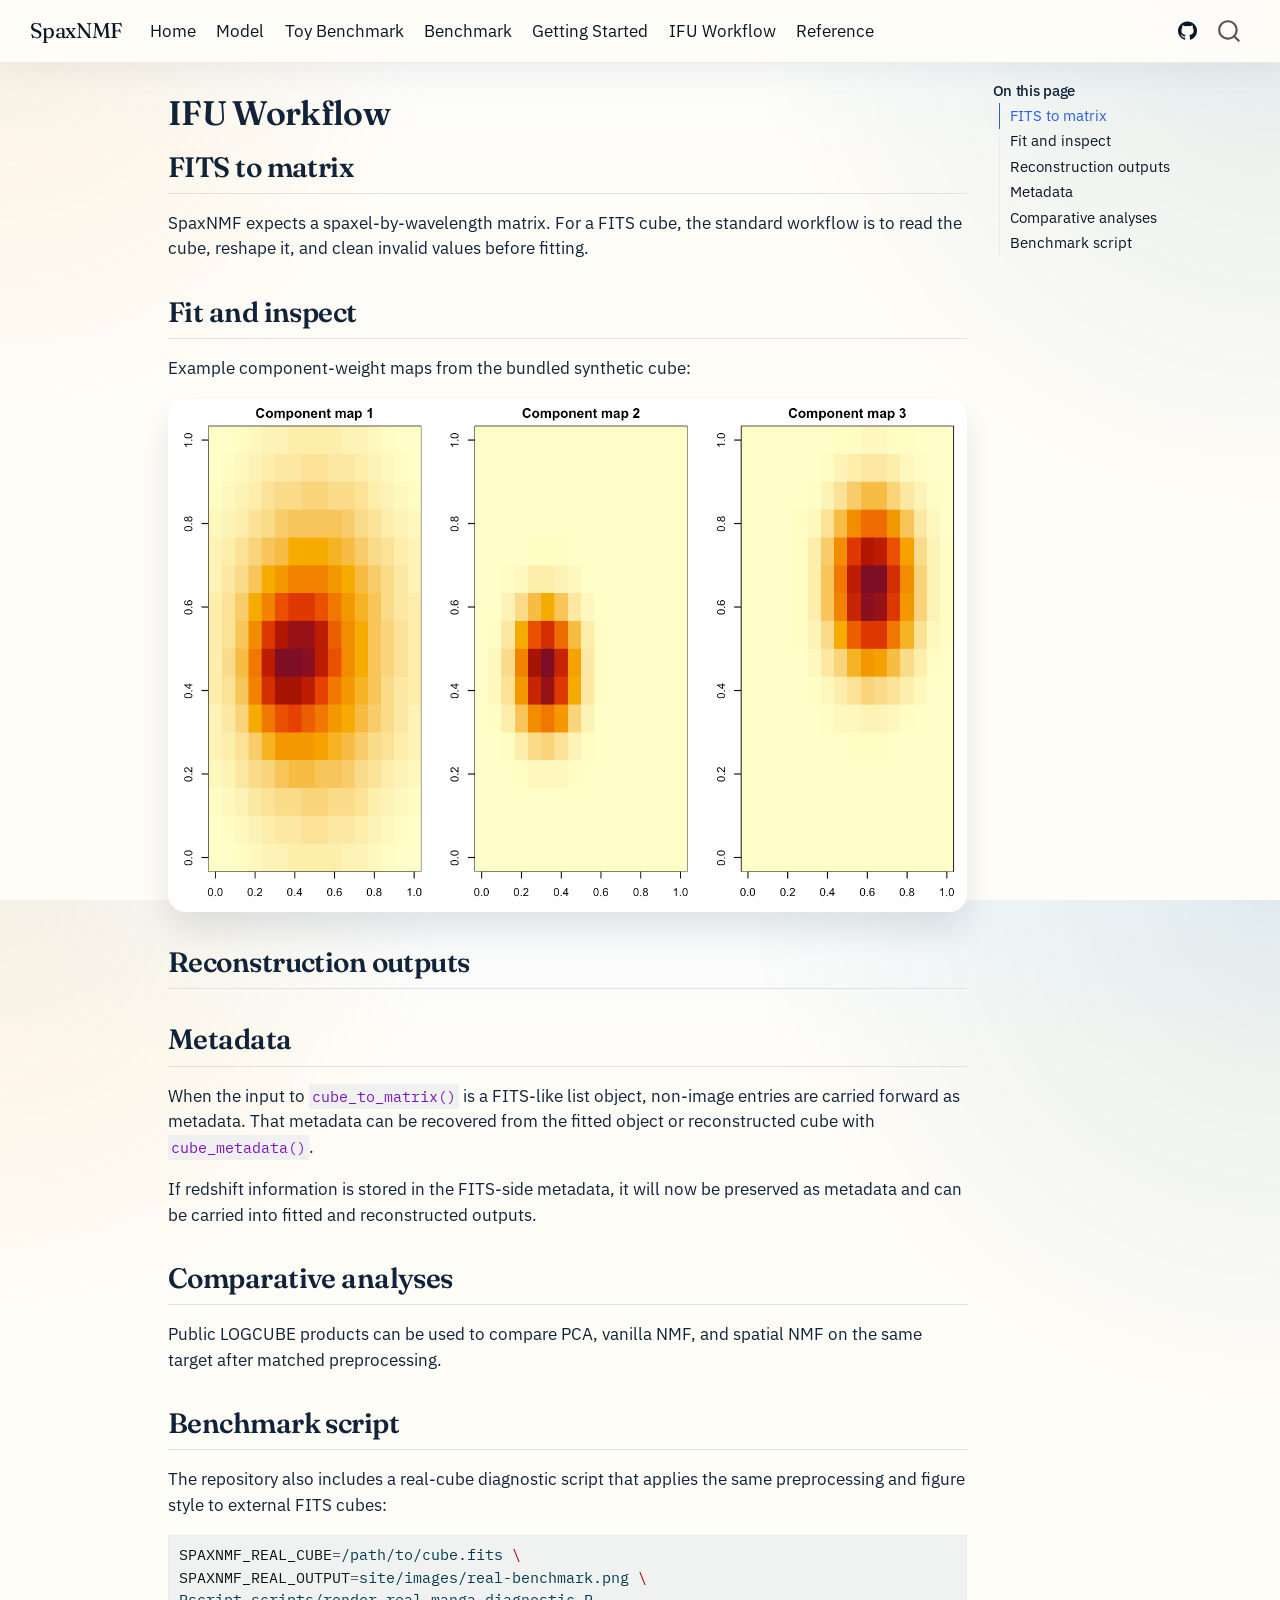
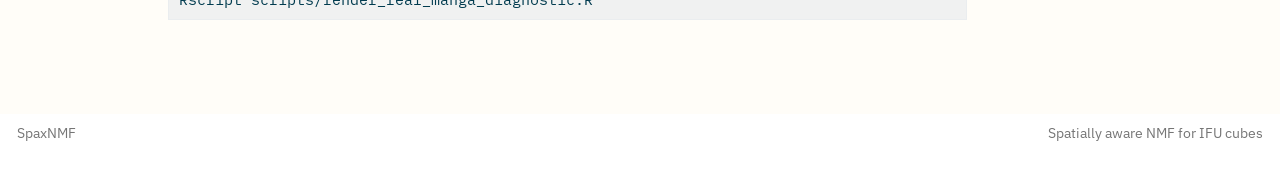
<file: docs/ifu-workflow.html>
<!DOCTYPE html>
<html xmlns="http://www.w3.org/1999/xhtml" lang="en" xml:lang="en"><head>

<meta charset="utf-8">
<meta name="generator" content="quarto-1.8.27">

<meta name="viewport" content="width=device-width, initial-scale=1.0, user-scalable=yes">


<title>IFU Workflow – SpaxNMF</title>
<style>
code{white-space: pre-wrap;}
span.smallcaps{font-variant: small-caps;}
div.columns{display: flex; gap: min(4vw, 1.5em);}
div.column{flex: auto; overflow-x: auto;}
div.hanging-indent{margin-left: 1.5em; text-indent: -1.5em;}
ul.task-list{list-style: none;}
ul.task-list li input[type="checkbox"] {
  width: 0.8em;
  margin: 0 0.8em 0.2em -1em; /* quarto-specific, see https://github.com/quarto-dev/quarto-cli/issues/4556 */ 
  vertical-align: middle;
}
/* CSS for syntax highlighting */
html { -webkit-text-size-adjust: 100%; }
pre > code.sourceCode { white-space: pre; position: relative; }
pre > code.sourceCode > span { display: inline-block; line-height: 1.25; }
pre > code.sourceCode > span:empty { height: 1.2em; }
.sourceCode { overflow: visible; }
code.sourceCode > span { color: inherit; text-decoration: inherit; }
div.sourceCode { margin: 1em 0; }
pre.sourceCode { margin: 0; }
@media screen {
div.sourceCode { overflow: auto; }
}
@media print {
pre > code.sourceCode { white-space: pre-wrap; }
pre > code.sourceCode > span { text-indent: -5em; padding-left: 5em; }
}
pre.numberSource code
  { counter-reset: source-line 0; }
pre.numberSource code > span
  { position: relative; left: -4em; counter-increment: source-line; }
pre.numberSource code > span > a:first-child::before
  { content: counter(source-line);
    position: relative; left: -1em; text-align: right; vertical-align: baseline;
    border: none; display: inline-block;
    -webkit-touch-callout: none; -webkit-user-select: none;
    -khtml-user-select: none; -moz-user-select: none;
    -ms-user-select: none; user-select: none;
    padding: 0 4px; width: 4em;
  }
pre.numberSource { margin-left: 3em;  padding-left: 4px; }
div.sourceCode
  {   }
@media screen {
pre > code.sourceCode > span > a:first-child::before { text-decoration: underline; }
}
</style>


<script src="site_libs/quarto-nav/quarto-nav.js"></script>
<script src="site_libs/quarto-nav/headroom.min.js"></script>
<script src="site_libs/clipboard/clipboard.min.js"></script>
<script src="site_libs/quarto-search/autocomplete.umd.js"></script>
<script src="site_libs/quarto-search/fuse.min.js"></script>
<script src="site_libs/quarto-search/quarto-search.js"></script>
<meta name="quarto:offset" content="./">
<script src="site_libs/quarto-html/quarto.js" type="module"></script>
<script src="site_libs/quarto-html/tabsets/tabsets.js" type="module"></script>
<script src="site_libs/quarto-html/axe/axe-check.js" type="module"></script>
<script src="site_libs/quarto-html/popper.min.js"></script>
<script src="site_libs/quarto-html/tippy.umd.min.js"></script>
<script src="site_libs/quarto-html/anchor.min.js"></script>
<link href="site_libs/quarto-html/tippy.css" rel="stylesheet">
<link href="site_libs/quarto-html/quarto-syntax-highlighting-ed96de9b727972fe78a7b5d16c58bf87.css" rel="stylesheet" id="quarto-text-highlighting-styles">
<script src="site_libs/bootstrap/bootstrap.min.js"></script>
<link href="site_libs/bootstrap/bootstrap-icons.css" rel="stylesheet">
<link href="site_libs/bootstrap/bootstrap-5b4ad623e5705c0698d39aec6f10cf02.min.css" rel="stylesheet" append-hash="true" id="quarto-bootstrap" data-mode="light">
<script id="quarto-search-options" type="application/json">{
  "location": "navbar",
  "copy-button": false,
  "collapse-after": 3,
  "panel-placement": "end",
  "type": "overlay",
  "limit": 50,
  "keyboard-shortcut": [
    "f",
    "/",
    "s"
  ],
  "show-item-context": false,
  "language": {
    "search-no-results-text": "No results",
    "search-matching-documents-text": "matching documents",
    "search-copy-link-title": "Copy link to search",
    "search-hide-matches-text": "Hide additional matches",
    "search-more-match-text": "more match in this document",
    "search-more-matches-text": "more matches in this document",
    "search-clear-button-title": "Clear",
    "search-text-placeholder": "",
    "search-detached-cancel-button-title": "Cancel",
    "search-submit-button-title": "Submit",
    "search-label": "Search"
  }
}</script>
<style>html{ scroll-behavior: smooth; }</style>


<link rel="stylesheet" href="styles.css">
</head>

<body class="nav-fixed quarto-light">

<div id="quarto-search-results"></div>
  <header id="quarto-header" class="headroom fixed-top">
    <nav class="navbar navbar-expand-lg " data-bs-theme="dark">
      <div class="navbar-container container-fluid">
      <div class="navbar-brand-container mx-auto">
    <a class="navbar-brand" href="./index.html">
    <span class="navbar-title">SpaxNMF</span>
    </a>
  </div>
            <div id="quarto-search" class="" title="Search"></div>
          <button class="navbar-toggler" type="button" data-bs-toggle="collapse" data-bs-target="#navbarCollapse" aria-controls="navbarCollapse" role="menu" aria-expanded="false" aria-label="Toggle navigation" onclick="if (window.quartoToggleHeadroom) { window.quartoToggleHeadroom(); }">
  <span class="navbar-toggler-icon"></span>
</button>
          <div class="collapse navbar-collapse" id="navbarCollapse">
            <ul class="navbar-nav navbar-nav-scroll me-auto">
  <li class="nav-item">
    <a class="nav-link" href="./index.html"> 
<span class="menu-text">Home</span></a>
  </li>  
  <li class="nav-item">
    <a class="nav-link" href="./model.html"> 
<span class="menu-text">Model</span></a>
  </li>  
  <li class="nav-item">
    <a class="nav-link" href="./toy-benchmark.html"> 
<span class="menu-text">Toy Benchmark</span></a>
  </li>  
  <li class="nav-item">
    <a class="nav-link" href="./benchmark.html"> 
<span class="menu-text">Benchmark</span></a>
  </li>  
  <li class="nav-item">
    <a class="nav-link" href="./getting-started.html"> 
<span class="menu-text">Getting Started</span></a>
  </li>  
  <li class="nav-item">
    <a class="nav-link active" href="./ifu-workflow.html" aria-current="page"> 
<span class="menu-text">IFU Workflow</span></a>
  </li>  
  <li class="nav-item">
    <a class="nav-link" href="./reference.html"> 
<span class="menu-text">Reference</span></a>
  </li>  
</ul>
            <ul class="navbar-nav navbar-nav-scroll ms-auto">
  <li class="nav-item compact">
    <a class="nav-link" href="https://github.com/RafaelSdeSouza/SpaxNMF"> <i class="bi bi-github" role="img">
</i> 
<span class="menu-text"></span></a>
  </li>  
</ul>
          </div> <!-- /navcollapse -->
            <div class="quarto-navbar-tools">
</div>
      </div> <!-- /container-fluid -->
    </nav>
</header>
<!-- content -->
<div id="quarto-content" class="quarto-container page-columns page-rows-contents page-layout-article page-navbar">
<!-- sidebar -->
<!-- margin-sidebar -->
    <div id="quarto-margin-sidebar" class="sidebar margin-sidebar">
        <nav id="TOC" role="doc-toc" class="toc-active">
    <h2 id="toc-title">On this page</h2>
   
  <ul>
  <li><a href="#fits-to-matrix" id="toc-fits-to-matrix" class="nav-link active" data-scroll-target="#fits-to-matrix">FITS to matrix</a></li>
  <li><a href="#fit-and-inspect" id="toc-fit-and-inspect" class="nav-link" data-scroll-target="#fit-and-inspect">Fit and inspect</a></li>
  <li><a href="#reconstruction-outputs" id="toc-reconstruction-outputs" class="nav-link" data-scroll-target="#reconstruction-outputs">Reconstruction outputs</a></li>
  <li><a href="#metadata" id="toc-metadata" class="nav-link" data-scroll-target="#metadata">Metadata</a></li>
  <li><a href="#comparative-analyses" id="toc-comparative-analyses" class="nav-link" data-scroll-target="#comparative-analyses">Comparative analyses</a></li>
  <li><a href="#benchmark-script" id="toc-benchmark-script" class="nav-link" data-scroll-target="#benchmark-script">Benchmark script</a></li>
  </ul>
</nav>
    </div>
<!-- main -->
<main class="content" id="quarto-document-content">

<header id="title-block-header" class="quarto-title-block default">
<div class="quarto-title">
<h1 class="title">IFU Workflow</h1>
</div>



<div class="quarto-title-meta">

    
  
    
  </div>
  


</header>


<section id="fits-to-matrix" class="level2">
<h2 class="anchored" data-anchor-id="fits-to-matrix">FITS to matrix</h2>
<p>SpaxNMF expects a spaxel-by-wavelength matrix. For a FITS cube, the standard workflow is to read the cube, reshape it, and clean invalid values before fitting.</p>
</section>
<section id="fit-and-inspect" class="level2">
<h2 class="anchored" data-anchor-id="fit-and-inspect">Fit and inspect</h2>
<p>Example component-weight maps from the bundled synthetic cube:</p>
<p><img src="images/simulated-maps.png" class="img-fluid"></p>
</section>
<section id="reconstruction-outputs" class="level2">
<h2 class="anchored" data-anchor-id="reconstruction-outputs">Reconstruction outputs</h2>
</section>
<section id="metadata" class="level2">
<h2 class="anchored" data-anchor-id="metadata">Metadata</h2>
<p>When the input to <code>cube_to_matrix()</code> is a FITS-like list object, non-image entries are carried forward as metadata. That metadata can be recovered from the fitted object or reconstructed cube with <code>cube_metadata()</code>.</p>
<p>If redshift information is stored in the FITS-side metadata, it will now be preserved as metadata and can be carried into fitted and reconstructed outputs.</p>
</section>
<section id="comparative-analyses" class="level2">
<h2 class="anchored" data-anchor-id="comparative-analyses">Comparative analyses</h2>
<p>Public LOGCUBE products can be used to compare PCA, vanilla NMF, and spatial NMF on the same target after matched preprocessing.</p>
</section>
<section id="benchmark-script" class="level2">
<h2 class="anchored" data-anchor-id="benchmark-script">Benchmark script</h2>
<p>The repository also includes a real-cube diagnostic script that applies the same preprocessing and figure style to external FITS cubes:</p>
<div class="code-copy-outer-scaffold"><div class="sourceCode" id="cb1"><pre class="sourceCode bash code-with-copy"><code class="sourceCode bash"><span id="cb1-1"><a href="#cb1-1" aria-hidden="true" tabindex="-1"></a><span class="va">SPAXNMF_REAL_CUBE</span><span class="op">=</span>/path/to/cube.fits <span class="dt">\</span></span>
<span id="cb1-2"><a href="#cb1-2" aria-hidden="true" tabindex="-1"></a><span class="va">SPAXNMF_REAL_OUTPUT</span><span class="op">=</span>site/images/real-benchmark.png <span class="dt">\</span></span>
<span id="cb1-3"><a href="#cb1-3" aria-hidden="true" tabindex="-1"></a><span class="ex">Rscript</span> scripts/render_real_manga_diagnostic.R</span></code></pre></div><button title="Copy to Clipboard" class="code-copy-button"><i class="bi"></i></button></div>


</section>

</main> <!-- /main -->
<script id="quarto-html-after-body" type="application/javascript">
  window.document.addEventListener("DOMContentLoaded", function (event) {
    const icon = "";
    const anchorJS = new window.AnchorJS();
    anchorJS.options = {
      placement: 'right',
      icon: icon
    };
    anchorJS.add('.anchored');
    const isCodeAnnotation = (el) => {
      for (const clz of el.classList) {
        if (clz.startsWith('code-annotation-')) {                     
          return true;
        }
      }
      return false;
    }
    const onCopySuccess = function(e) {
      // button target
      const button = e.trigger;
      // don't keep focus
      button.blur();
      // flash "checked"
      button.classList.add('code-copy-button-checked');
      var currentTitle = button.getAttribute("title");
      button.setAttribute("title", "Copied!");
      let tooltip;
      if (window.bootstrap) {
        button.setAttribute("data-bs-toggle", "tooltip");
        button.setAttribute("data-bs-placement", "left");
        button.setAttribute("data-bs-title", "Copied!");
        tooltip = new bootstrap.Tooltip(button, 
          { trigger: "manual", 
            customClass: "code-copy-button-tooltip",
            offset: [0, -8]});
        tooltip.show();    
      }
      setTimeout(function() {
        if (tooltip) {
          tooltip.hide();
          button.removeAttribute("data-bs-title");
          button.removeAttribute("data-bs-toggle");
          button.removeAttribute("data-bs-placement");
        }
        button.setAttribute("title", currentTitle);
        button.classList.remove('code-copy-button-checked');
      }, 1000);
      // clear code selection
      e.clearSelection();
    }
    const getTextToCopy = function(trigger) {
      const outerScaffold = trigger.parentElement.cloneNode(true);
      const codeEl = outerScaffold.querySelector('code');
      for (const childEl of codeEl.children) {
        if (isCodeAnnotation(childEl)) {
          childEl.remove();
        }
      }
      return codeEl.innerText;
    }
    const clipboard = new window.ClipboardJS('.code-copy-button:not([data-in-quarto-modal])', {
      text: getTextToCopy
    });
    clipboard.on('success', onCopySuccess);
    if (window.document.getElementById('quarto-embedded-source-code-modal')) {
      const clipboardModal = new window.ClipboardJS('.code-copy-button[data-in-quarto-modal]', {
        text: getTextToCopy,
        container: window.document.getElementById('quarto-embedded-source-code-modal')
      });
      clipboardModal.on('success', onCopySuccess);
    }
      var localhostRegex = new RegExp(/^(?:http|https):\/\/localhost\:?[0-9]*\//);
      var mailtoRegex = new RegExp(/^mailto:/);
        var filterRegex = new RegExp("https:\/\/rafaelsdesouza\.github\.io\/SpaxNMF\/");
      var isInternal = (href) => {
          return filterRegex.test(href) || localhostRegex.test(href) || mailtoRegex.test(href);
      }
      // Inspect non-navigation links and adorn them if external
     var links = window.document.querySelectorAll('a[href]:not(.nav-link):not(.navbar-brand):not(.toc-action):not(.sidebar-link):not(.sidebar-item-toggle):not(.pagination-link):not(.no-external):not([aria-hidden]):not(.dropdown-item):not(.quarto-navigation-tool):not(.about-link)');
      for (var i=0; i<links.length; i++) {
        const link = links[i];
        if (!isInternal(link.href)) {
          // undo the damage that might have been done by quarto-nav.js in the case of
          // links that we want to consider external
          if (link.dataset.originalHref !== undefined) {
            link.href = link.dataset.originalHref;
          }
        }
      }
    function tippyHover(el, contentFn, onTriggerFn, onUntriggerFn) {
      const config = {
        allowHTML: true,
        maxWidth: 500,
        delay: 100,
        arrow: false,
        appendTo: function(el) {
            return el.parentElement;
        },
        interactive: true,
        interactiveBorder: 10,
        theme: 'quarto',
        placement: 'bottom-start',
      };
      if (contentFn) {
        config.content = contentFn;
      }
      if (onTriggerFn) {
        config.onTrigger = onTriggerFn;
      }
      if (onUntriggerFn) {
        config.onUntrigger = onUntriggerFn;
      }
      window.tippy(el, config); 
    }
    const noterefs = window.document.querySelectorAll('a[role="doc-noteref"]');
    for (var i=0; i<noterefs.length; i++) {
      const ref = noterefs[i];
      tippyHover(ref, function() {
        // use id or data attribute instead here
        let href = ref.getAttribute('data-footnote-href') || ref.getAttribute('href');
        try { href = new URL(href).hash; } catch {}
        const id = href.replace(/^#\/?/, "");
        const note = window.document.getElementById(id);
        if (note) {
          return note.innerHTML;
        } else {
          return "";
        }
      });
    }
    const xrefs = window.document.querySelectorAll('a.quarto-xref');
    const processXRef = (id, note) => {
      // Strip column container classes
      const stripColumnClz = (el) => {
        el.classList.remove("page-full", "page-columns");
        if (el.children) {
          for (const child of el.children) {
            stripColumnClz(child);
          }
        }
      }
      stripColumnClz(note)
      if (id === null || id.startsWith('sec-')) {
        // Special case sections, only their first couple elements
        const container = document.createElement("div");
        if (note.children && note.children.length > 2) {
          container.appendChild(note.children[0].cloneNode(true));
          for (let i = 1; i < note.children.length; i++) {
            const child = note.children[i];
            if (child.tagName === "P" && child.innerText === "") {
              continue;
            } else {
              container.appendChild(child.cloneNode(true));
              break;
            }
          }
          if (window.Quarto?.typesetMath) {
            window.Quarto.typesetMath(container);
          }
          return container.innerHTML
        } else {
          if (window.Quarto?.typesetMath) {
            window.Quarto.typesetMath(note);
          }
          return note.innerHTML;
        }
      } else {
        // Remove any anchor links if they are present
        const anchorLink = note.querySelector('a.anchorjs-link');
        if (anchorLink) {
          anchorLink.remove();
        }
        if (window.Quarto?.typesetMath) {
          window.Quarto.typesetMath(note);
        }
        if (note.classList.contains("callout")) {
          return note.outerHTML;
        } else {
          return note.innerHTML;
        }
      }
    }
    for (var i=0; i<xrefs.length; i++) {
      const xref = xrefs[i];
      tippyHover(xref, undefined, function(instance) {
        instance.disable();
        let url = xref.getAttribute('href');
        let hash = undefined; 
        if (url.startsWith('#')) {
          hash = url;
        } else {
          try { hash = new URL(url).hash; } catch {}
        }
        if (hash) {
          const id = hash.replace(/^#\/?/, "");
          const note = window.document.getElementById(id);
          if (note !== null) {
            try {
              const html = processXRef(id, note.cloneNode(true));
              instance.setContent(html);
            } finally {
              instance.enable();
              instance.show();
            }
          } else {
            // See if we can fetch this
            fetch(url.split('#')[0])
            .then(res => res.text())
            .then(html => {
              const parser = new DOMParser();
              const htmlDoc = parser.parseFromString(html, "text/html");
              const note = htmlDoc.getElementById(id);
              if (note !== null) {
                const html = processXRef(id, note);
                instance.setContent(html);
              } 
            }).finally(() => {
              instance.enable();
              instance.show();
            });
          }
        } else {
          // See if we can fetch a full url (with no hash to target)
          // This is a special case and we should probably do some content thinning / targeting
          fetch(url)
          .then(res => res.text())
          .then(html => {
            const parser = new DOMParser();
            const htmlDoc = parser.parseFromString(html, "text/html");
            const note = htmlDoc.querySelector('main.content');
            if (note !== null) {
              // This should only happen for chapter cross references
              // (since there is no id in the URL)
              // remove the first header
              if (note.children.length > 0 && note.children[0].tagName === "HEADER") {
                note.children[0].remove();
              }
              const html = processXRef(null, note);
              instance.setContent(html);
            } 
          }).finally(() => {
            instance.enable();
            instance.show();
          });
        }
      }, function(instance) {
      });
    }
        let selectedAnnoteEl;
        const selectorForAnnotation = ( cell, annotation) => {
          let cellAttr = 'data-code-cell="' + cell + '"';
          let lineAttr = 'data-code-annotation="' +  annotation + '"';
          const selector = 'span[' + cellAttr + '][' + lineAttr + ']';
          return selector;
        }
        const selectCodeLines = (annoteEl) => {
          const doc = window.document;
          const targetCell = annoteEl.getAttribute("data-target-cell");
          const targetAnnotation = annoteEl.getAttribute("data-target-annotation");
          const annoteSpan = window.document.querySelector(selectorForAnnotation(targetCell, targetAnnotation));
          const lines = annoteSpan.getAttribute("data-code-lines").split(",");
          const lineIds = lines.map((line) => {
            return targetCell + "-" + line;
          })
          let top = null;
          let height = null;
          let parent = null;
          if (lineIds.length > 0) {
              //compute the position of the single el (top and bottom and make a div)
              const el = window.document.getElementById(lineIds[0]);
              top = el.offsetTop;
              height = el.offsetHeight;
              parent = el.parentElement.parentElement;
            if (lineIds.length > 1) {
              const lastEl = window.document.getElementById(lineIds[lineIds.length - 1]);
              const bottom = lastEl.offsetTop + lastEl.offsetHeight;
              height = bottom - top;
            }
            if (top !== null && height !== null && parent !== null) {
              // cook up a div (if necessary) and position it 
              let div = window.document.getElementById("code-annotation-line-highlight");
              if (div === null) {
                div = window.document.createElement("div");
                div.setAttribute("id", "code-annotation-line-highlight");
                div.style.position = 'absolute';
                parent.appendChild(div);
              }
              div.style.top = top - 2 + "px";
              div.style.height = height + 4 + "px";
              div.style.left = 0;
              let gutterDiv = window.document.getElementById("code-annotation-line-highlight-gutter");
              if (gutterDiv === null) {
                gutterDiv = window.document.createElement("div");
                gutterDiv.setAttribute("id", "code-annotation-line-highlight-gutter");
                gutterDiv.style.position = 'absolute';
                const codeCell = window.document.getElementById(targetCell);
                const gutter = codeCell.querySelector('.code-annotation-gutter');
                gutter.appendChild(gutterDiv);
              }
              gutterDiv.style.top = top - 2 + "px";
              gutterDiv.style.height = height + 4 + "px";
            }
            selectedAnnoteEl = annoteEl;
          }
        };
        const unselectCodeLines = () => {
          const elementsIds = ["code-annotation-line-highlight", "code-annotation-line-highlight-gutter"];
          elementsIds.forEach((elId) => {
            const div = window.document.getElementById(elId);
            if (div) {
              div.remove();
            }
          });
          selectedAnnoteEl = undefined;
        };
          // Handle positioning of the toggle
      window.addEventListener(
        "resize",
        throttle(() => {
          elRect = undefined;
          if (selectedAnnoteEl) {
            selectCodeLines(selectedAnnoteEl);
          }
        }, 10)
      );
      function throttle(fn, ms) {
      let throttle = false;
      let timer;
        return (...args) => {
          if(!throttle) { // first call gets through
              fn.apply(this, args);
              throttle = true;
          } else { // all the others get throttled
              if(timer) clearTimeout(timer); // cancel #2
              timer = setTimeout(() => {
                fn.apply(this, args);
                timer = throttle = false;
              }, ms);
          }
        };
      }
        // Attach click handler to the DT
        const annoteDls = window.document.querySelectorAll('dt[data-target-cell]');
        for (const annoteDlNode of annoteDls) {
          annoteDlNode.addEventListener('click', (event) => {
            const clickedEl = event.target;
            if (clickedEl !== selectedAnnoteEl) {
              unselectCodeLines();
              const activeEl = window.document.querySelector('dt[data-target-cell].code-annotation-active');
              if (activeEl) {
                activeEl.classList.remove('code-annotation-active');
              }
              selectCodeLines(clickedEl);
              clickedEl.classList.add('code-annotation-active');
            } else {
              // Unselect the line
              unselectCodeLines();
              clickedEl.classList.remove('code-annotation-active');
            }
          });
        }
    const findCites = (el) => {
      const parentEl = el.parentElement;
      if (parentEl) {
        const cites = parentEl.dataset.cites;
        if (cites) {
          return {
            el,
            cites: cites.split(' ')
          };
        } else {
          return findCites(el.parentElement)
        }
      } else {
        return undefined;
      }
    };
    var bibliorefs = window.document.querySelectorAll('a[role="doc-biblioref"]');
    for (var i=0; i<bibliorefs.length; i++) {
      const ref = bibliorefs[i];
      const citeInfo = findCites(ref);
      if (citeInfo) {
        tippyHover(citeInfo.el, function() {
          var popup = window.document.createElement('div');
          citeInfo.cites.forEach(function(cite) {
            var citeDiv = window.document.createElement('div');
            citeDiv.classList.add('hanging-indent');
            citeDiv.classList.add('csl-entry');
            var biblioDiv = window.document.getElementById('ref-' + cite);
            if (biblioDiv) {
              citeDiv.innerHTML = biblioDiv.innerHTML;
            }
            popup.appendChild(citeDiv);
          });
          return popup.innerHTML;
        });
      }
    }
  });
  </script>
</div> <!-- /content -->
<footer class="footer">
  <div class="nav-footer">
    <div class="nav-footer-left">
<p>SpaxNMF</p>
</div>   
    <div class="nav-footer-center">
      &nbsp;
    </div>
    <div class="nav-footer-right">
<p>Spatially aware NMF for IFU cubes</p>
</div>
  </div>
</footer>




<script src="site_libs/quarto-html/zenscroll-min.js"></script>
</body></html>
</file>
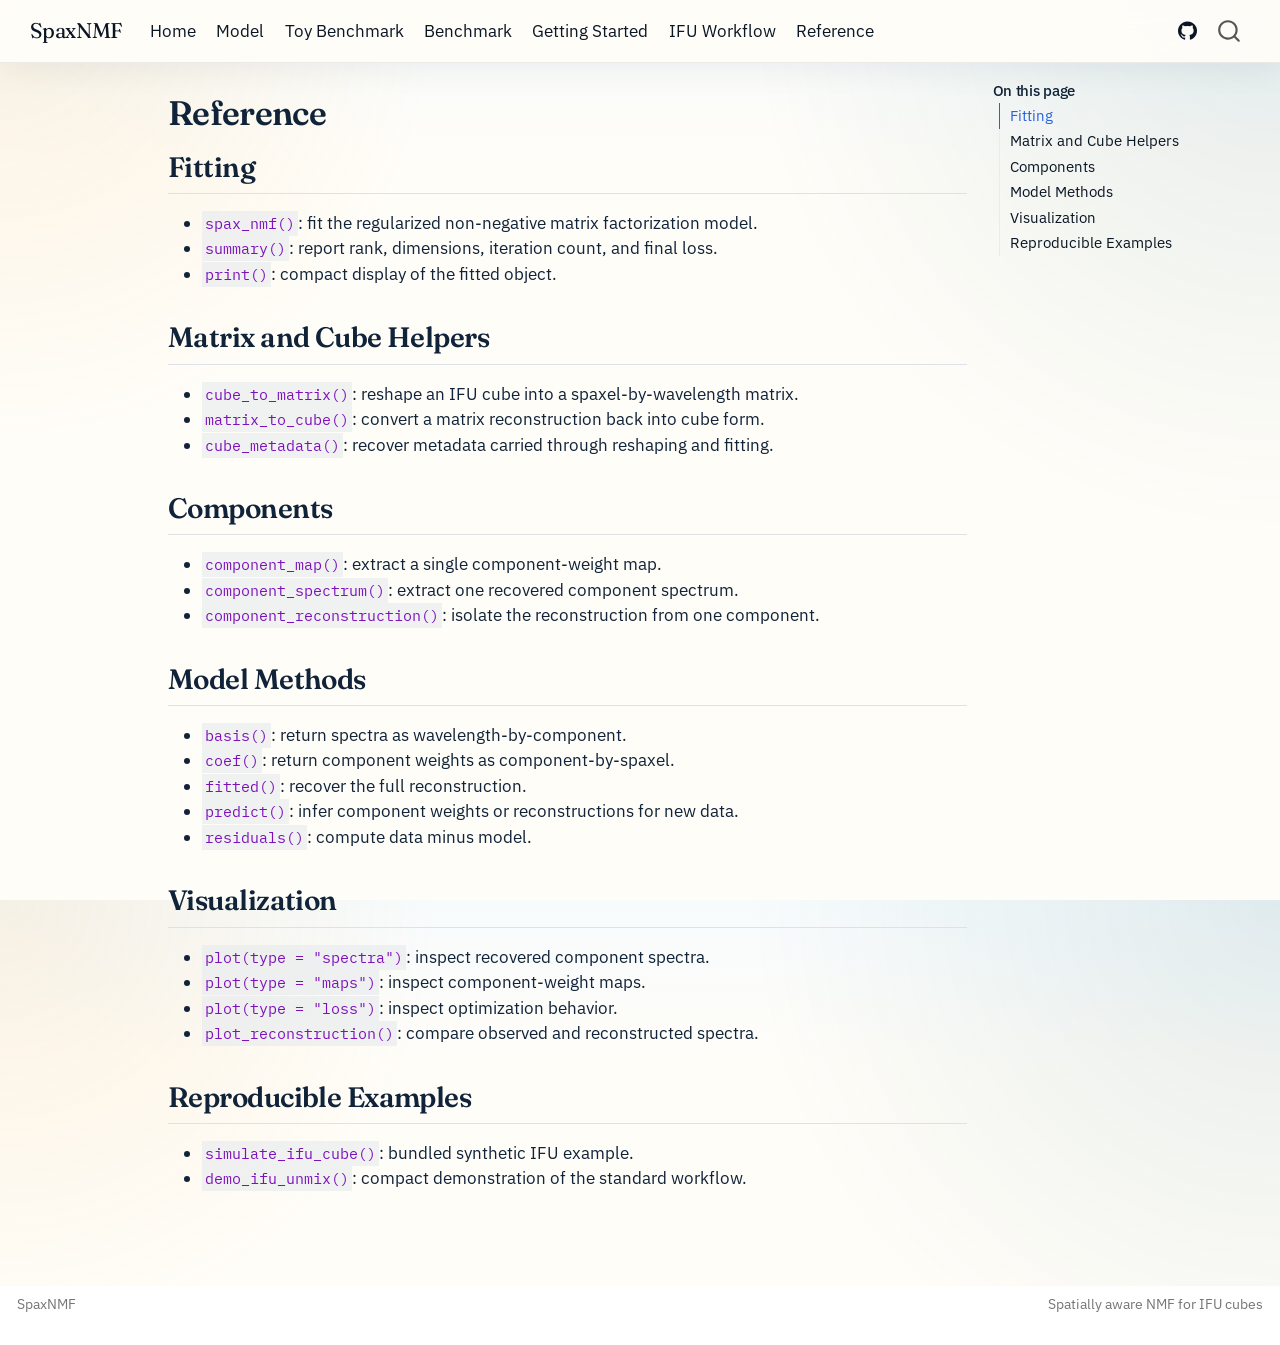
<file: docs/reference.html>
<!DOCTYPE html>
<html xmlns="http://www.w3.org/1999/xhtml" lang="en" xml:lang="en"><head>

<meta charset="utf-8">
<meta name="generator" content="quarto-1.8.27">

<meta name="viewport" content="width=device-width, initial-scale=1.0, user-scalable=yes">


<title>Reference – SpaxNMF</title>
<style>
code{white-space: pre-wrap;}
span.smallcaps{font-variant: small-caps;}
div.columns{display: flex; gap: min(4vw, 1.5em);}
div.column{flex: auto; overflow-x: auto;}
div.hanging-indent{margin-left: 1.5em; text-indent: -1.5em;}
ul.task-list{list-style: none;}
ul.task-list li input[type="checkbox"] {
  width: 0.8em;
  margin: 0 0.8em 0.2em -1em; /* quarto-specific, see https://github.com/quarto-dev/quarto-cli/issues/4556 */ 
  vertical-align: middle;
}
</style>


<script src="site_libs/quarto-nav/quarto-nav.js"></script>
<script src="site_libs/quarto-nav/headroom.min.js"></script>
<script src="site_libs/clipboard/clipboard.min.js"></script>
<script src="site_libs/quarto-search/autocomplete.umd.js"></script>
<script src="site_libs/quarto-search/fuse.min.js"></script>
<script src="site_libs/quarto-search/quarto-search.js"></script>
<meta name="quarto:offset" content="./">
<script src="site_libs/quarto-html/quarto.js" type="module"></script>
<script src="site_libs/quarto-html/tabsets/tabsets.js" type="module"></script>
<script src="site_libs/quarto-html/axe/axe-check.js" type="module"></script>
<script src="site_libs/quarto-html/popper.min.js"></script>
<script src="site_libs/quarto-html/tippy.umd.min.js"></script>
<script src="site_libs/quarto-html/anchor.min.js"></script>
<link href="site_libs/quarto-html/tippy.css" rel="stylesheet">
<link href="site_libs/quarto-html/quarto-syntax-highlighting-ed96de9b727972fe78a7b5d16c58bf87.css" rel="stylesheet" id="quarto-text-highlighting-styles">
<script src="site_libs/bootstrap/bootstrap.min.js"></script>
<link href="site_libs/bootstrap/bootstrap-icons.css" rel="stylesheet">
<link href="site_libs/bootstrap/bootstrap-5b4ad623e5705c0698d39aec6f10cf02.min.css" rel="stylesheet" append-hash="true" id="quarto-bootstrap" data-mode="light">
<script id="quarto-search-options" type="application/json">{
  "location": "navbar",
  "copy-button": false,
  "collapse-after": 3,
  "panel-placement": "end",
  "type": "overlay",
  "limit": 50,
  "keyboard-shortcut": [
    "f",
    "/",
    "s"
  ],
  "show-item-context": false,
  "language": {
    "search-no-results-text": "No results",
    "search-matching-documents-text": "matching documents",
    "search-copy-link-title": "Copy link to search",
    "search-hide-matches-text": "Hide additional matches",
    "search-more-match-text": "more match in this document",
    "search-more-matches-text": "more matches in this document",
    "search-clear-button-title": "Clear",
    "search-text-placeholder": "",
    "search-detached-cancel-button-title": "Cancel",
    "search-submit-button-title": "Submit",
    "search-label": "Search"
  }
}</script>
<style>html{ scroll-behavior: smooth; }</style>


<link rel="stylesheet" href="styles.css">
</head>

<body class="nav-fixed quarto-light">

<div id="quarto-search-results"></div>
  <header id="quarto-header" class="headroom fixed-top">
    <nav class="navbar navbar-expand-lg " data-bs-theme="dark">
      <div class="navbar-container container-fluid">
      <div class="navbar-brand-container mx-auto">
    <a class="navbar-brand" href="./index.html">
    <span class="navbar-title">SpaxNMF</span>
    </a>
  </div>
            <div id="quarto-search" class="" title="Search"></div>
          <button class="navbar-toggler" type="button" data-bs-toggle="collapse" data-bs-target="#navbarCollapse" aria-controls="navbarCollapse" role="menu" aria-expanded="false" aria-label="Toggle navigation" onclick="if (window.quartoToggleHeadroom) { window.quartoToggleHeadroom(); }">
  <span class="navbar-toggler-icon"></span>
</button>
          <div class="collapse navbar-collapse" id="navbarCollapse">
            <ul class="navbar-nav navbar-nav-scroll me-auto">
  <li class="nav-item">
    <a class="nav-link" href="./index.html"> 
<span class="menu-text">Home</span></a>
  </li>  
  <li class="nav-item">
    <a class="nav-link" href="./model.html"> 
<span class="menu-text">Model</span></a>
  </li>  
  <li class="nav-item">
    <a class="nav-link" href="./toy-benchmark.html"> 
<span class="menu-text">Toy Benchmark</span></a>
  </li>  
  <li class="nav-item">
    <a class="nav-link" href="./benchmark.html"> 
<span class="menu-text">Benchmark</span></a>
  </li>  
  <li class="nav-item">
    <a class="nav-link" href="./getting-started.html"> 
<span class="menu-text">Getting Started</span></a>
  </li>  
  <li class="nav-item">
    <a class="nav-link" href="./ifu-workflow.html"> 
<span class="menu-text">IFU Workflow</span></a>
  </li>  
  <li class="nav-item">
    <a class="nav-link active" href="./reference.html" aria-current="page"> 
<span class="menu-text">Reference</span></a>
  </li>  
</ul>
            <ul class="navbar-nav navbar-nav-scroll ms-auto">
  <li class="nav-item compact">
    <a class="nav-link" href="https://github.com/RafaelSdeSouza/SpaxNMF"> <i class="bi bi-github" role="img">
</i> 
<span class="menu-text"></span></a>
  </li>  
</ul>
          </div> <!-- /navcollapse -->
            <div class="quarto-navbar-tools">
</div>
      </div> <!-- /container-fluid -->
    </nav>
</header>
<!-- content -->
<div id="quarto-content" class="quarto-container page-columns page-rows-contents page-layout-article page-navbar">
<!-- sidebar -->
<!-- margin-sidebar -->
    <div id="quarto-margin-sidebar" class="sidebar margin-sidebar">
        <nav id="TOC" role="doc-toc" class="toc-active">
    <h2 id="toc-title">On this page</h2>
   
  <ul>
  <li><a href="#fitting" id="toc-fitting" class="nav-link active" data-scroll-target="#fitting">Fitting</a></li>
  <li><a href="#matrix-and-cube-helpers" id="toc-matrix-and-cube-helpers" class="nav-link" data-scroll-target="#matrix-and-cube-helpers">Matrix and Cube Helpers</a></li>
  <li><a href="#components" id="toc-components" class="nav-link" data-scroll-target="#components">Components</a></li>
  <li><a href="#model-methods" id="toc-model-methods" class="nav-link" data-scroll-target="#model-methods">Model Methods</a></li>
  <li><a href="#visualization" id="toc-visualization" class="nav-link" data-scroll-target="#visualization">Visualization</a></li>
  <li><a href="#reproducible-examples" id="toc-reproducible-examples" class="nav-link" data-scroll-target="#reproducible-examples">Reproducible Examples</a></li>
  </ul>
</nav>
    </div>
<!-- main -->
<main class="content" id="quarto-document-content">

<header id="title-block-header" class="quarto-title-block default">
<div class="quarto-title">
<h1 class="title">Reference</h1>
</div>



<div class="quarto-title-meta">

    
  
    
  </div>
  


</header>


<section id="fitting" class="level2">
<h2 class="anchored" data-anchor-id="fitting">Fitting</h2>
<ul>
<li><code>spax_nmf()</code>: fit the regularized non-negative matrix factorization model.</li>
<li><code>summary()</code>: report rank, dimensions, iteration count, and final loss.</li>
<li><code>print()</code>: compact display of the fitted object.</li>
</ul>
</section>
<section id="matrix-and-cube-helpers" class="level2">
<h2 class="anchored" data-anchor-id="matrix-and-cube-helpers">Matrix and Cube Helpers</h2>
<ul>
<li><code>cube_to_matrix()</code>: reshape an IFU cube into a spaxel-by-wavelength matrix.</li>
<li><code>matrix_to_cube()</code>: convert a matrix reconstruction back into cube form.</li>
<li><code>cube_metadata()</code>: recover metadata carried through reshaping and fitting.</li>
</ul>
</section>
<section id="components" class="level2">
<h2 class="anchored" data-anchor-id="components">Components</h2>
<ul>
<li><code>component_map()</code>: extract a single component-weight map.</li>
<li><code>component_spectrum()</code>: extract one recovered component spectrum.</li>
<li><code>component_reconstruction()</code>: isolate the reconstruction from one component.</li>
</ul>
</section>
<section id="model-methods" class="level2">
<h2 class="anchored" data-anchor-id="model-methods">Model Methods</h2>
<ul>
<li><code>basis()</code>: return spectra as wavelength-by-component.</li>
<li><code>coef()</code>: return component weights as component-by-spaxel.</li>
<li><code>fitted()</code>: recover the full reconstruction.</li>
<li><code>predict()</code>: infer component weights or reconstructions for new data.</li>
<li><code>residuals()</code>: compute data minus model.</li>
</ul>
</section>
<section id="visualization" class="level2">
<h2 class="anchored" data-anchor-id="visualization">Visualization</h2>
<ul>
<li><code>plot(type = "spectra")</code>: inspect recovered component spectra.</li>
<li><code>plot(type = "maps")</code>: inspect component-weight maps.</li>
<li><code>plot(type = "loss")</code>: inspect optimization behavior.</li>
<li><code>plot_reconstruction()</code>: compare observed and reconstructed spectra.</li>
</ul>
</section>
<section id="reproducible-examples" class="level2">
<h2 class="anchored" data-anchor-id="reproducible-examples">Reproducible Examples</h2>
<ul>
<li><code>simulate_ifu_cube()</code>: bundled synthetic IFU example.</li>
<li><code>demo_ifu_unmix()</code>: compact demonstration of the standard workflow.</li>
</ul>


</section>

</main> <!-- /main -->
<script id="quarto-html-after-body" type="application/javascript">
  window.document.addEventListener("DOMContentLoaded", function (event) {
    const icon = "";
    const anchorJS = new window.AnchorJS();
    anchorJS.options = {
      placement: 'right',
      icon: icon
    };
    anchorJS.add('.anchored');
    const isCodeAnnotation = (el) => {
      for (const clz of el.classList) {
        if (clz.startsWith('code-annotation-')) {                     
          return true;
        }
      }
      return false;
    }
    const onCopySuccess = function(e) {
      // button target
      const button = e.trigger;
      // don't keep focus
      button.blur();
      // flash "checked"
      button.classList.add('code-copy-button-checked');
      var currentTitle = button.getAttribute("title");
      button.setAttribute("title", "Copied!");
      let tooltip;
      if (window.bootstrap) {
        button.setAttribute("data-bs-toggle", "tooltip");
        button.setAttribute("data-bs-placement", "left");
        button.setAttribute("data-bs-title", "Copied!");
        tooltip = new bootstrap.Tooltip(button, 
          { trigger: "manual", 
            customClass: "code-copy-button-tooltip",
            offset: [0, -8]});
        tooltip.show();    
      }
      setTimeout(function() {
        if (tooltip) {
          tooltip.hide();
          button.removeAttribute("data-bs-title");
          button.removeAttribute("data-bs-toggle");
          button.removeAttribute("data-bs-placement");
        }
        button.setAttribute("title", currentTitle);
        button.classList.remove('code-copy-button-checked');
      }, 1000);
      // clear code selection
      e.clearSelection();
    }
    const getTextToCopy = function(trigger) {
      const outerScaffold = trigger.parentElement.cloneNode(true);
      const codeEl = outerScaffold.querySelector('code');
      for (const childEl of codeEl.children) {
        if (isCodeAnnotation(childEl)) {
          childEl.remove();
        }
      }
      return codeEl.innerText;
    }
    const clipboard = new window.ClipboardJS('.code-copy-button:not([data-in-quarto-modal])', {
      text: getTextToCopy
    });
    clipboard.on('success', onCopySuccess);
    if (window.document.getElementById('quarto-embedded-source-code-modal')) {
      const clipboardModal = new window.ClipboardJS('.code-copy-button[data-in-quarto-modal]', {
        text: getTextToCopy,
        container: window.document.getElementById('quarto-embedded-source-code-modal')
      });
      clipboardModal.on('success', onCopySuccess);
    }
      var localhostRegex = new RegExp(/^(?:http|https):\/\/localhost\:?[0-9]*\//);
      var mailtoRegex = new RegExp(/^mailto:/);
        var filterRegex = new RegExp("https:\/\/rafaelsdesouza\.github\.io\/SpaxNMF\/");
      var isInternal = (href) => {
          return filterRegex.test(href) || localhostRegex.test(href) || mailtoRegex.test(href);
      }
      // Inspect non-navigation links and adorn them if external
     var links = window.document.querySelectorAll('a[href]:not(.nav-link):not(.navbar-brand):not(.toc-action):not(.sidebar-link):not(.sidebar-item-toggle):not(.pagination-link):not(.no-external):not([aria-hidden]):not(.dropdown-item):not(.quarto-navigation-tool):not(.about-link)');
      for (var i=0; i<links.length; i++) {
        const link = links[i];
        if (!isInternal(link.href)) {
          // undo the damage that might have been done by quarto-nav.js in the case of
          // links that we want to consider external
          if (link.dataset.originalHref !== undefined) {
            link.href = link.dataset.originalHref;
          }
        }
      }
    function tippyHover(el, contentFn, onTriggerFn, onUntriggerFn) {
      const config = {
        allowHTML: true,
        maxWidth: 500,
        delay: 100,
        arrow: false,
        appendTo: function(el) {
            return el.parentElement;
        },
        interactive: true,
        interactiveBorder: 10,
        theme: 'quarto',
        placement: 'bottom-start',
      };
      if (contentFn) {
        config.content = contentFn;
      }
      if (onTriggerFn) {
        config.onTrigger = onTriggerFn;
      }
      if (onUntriggerFn) {
        config.onUntrigger = onUntriggerFn;
      }
      window.tippy(el, config); 
    }
    const noterefs = window.document.querySelectorAll('a[role="doc-noteref"]');
    for (var i=0; i<noterefs.length; i++) {
      const ref = noterefs[i];
      tippyHover(ref, function() {
        // use id or data attribute instead here
        let href = ref.getAttribute('data-footnote-href') || ref.getAttribute('href');
        try { href = new URL(href).hash; } catch {}
        const id = href.replace(/^#\/?/, "");
        const note = window.document.getElementById(id);
        if (note) {
          return note.innerHTML;
        } else {
          return "";
        }
      });
    }
    const xrefs = window.document.querySelectorAll('a.quarto-xref');
    const processXRef = (id, note) => {
      // Strip column container classes
      const stripColumnClz = (el) => {
        el.classList.remove("page-full", "page-columns");
        if (el.children) {
          for (const child of el.children) {
            stripColumnClz(child);
          }
        }
      }
      stripColumnClz(note)
      if (id === null || id.startsWith('sec-')) {
        // Special case sections, only their first couple elements
        const container = document.createElement("div");
        if (note.children && note.children.length > 2) {
          container.appendChild(note.children[0].cloneNode(true));
          for (let i = 1; i < note.children.length; i++) {
            const child = note.children[i];
            if (child.tagName === "P" && child.innerText === "") {
              continue;
            } else {
              container.appendChild(child.cloneNode(true));
              break;
            }
          }
          if (window.Quarto?.typesetMath) {
            window.Quarto.typesetMath(container);
          }
          return container.innerHTML
        } else {
          if (window.Quarto?.typesetMath) {
            window.Quarto.typesetMath(note);
          }
          return note.innerHTML;
        }
      } else {
        // Remove any anchor links if they are present
        const anchorLink = note.querySelector('a.anchorjs-link');
        if (anchorLink) {
          anchorLink.remove();
        }
        if (window.Quarto?.typesetMath) {
          window.Quarto.typesetMath(note);
        }
        if (note.classList.contains("callout")) {
          return note.outerHTML;
        } else {
          return note.innerHTML;
        }
      }
    }
    for (var i=0; i<xrefs.length; i++) {
      const xref = xrefs[i];
      tippyHover(xref, undefined, function(instance) {
        instance.disable();
        let url = xref.getAttribute('href');
        let hash = undefined; 
        if (url.startsWith('#')) {
          hash = url;
        } else {
          try { hash = new URL(url).hash; } catch {}
        }
        if (hash) {
          const id = hash.replace(/^#\/?/, "");
          const note = window.document.getElementById(id);
          if (note !== null) {
            try {
              const html = processXRef(id, note.cloneNode(true));
              instance.setContent(html);
            } finally {
              instance.enable();
              instance.show();
            }
          } else {
            // See if we can fetch this
            fetch(url.split('#')[0])
            .then(res => res.text())
            .then(html => {
              const parser = new DOMParser();
              const htmlDoc = parser.parseFromString(html, "text/html");
              const note = htmlDoc.getElementById(id);
              if (note !== null) {
                const html = processXRef(id, note);
                instance.setContent(html);
              } 
            }).finally(() => {
              instance.enable();
              instance.show();
            });
          }
        } else {
          // See if we can fetch a full url (with no hash to target)
          // This is a special case and we should probably do some content thinning / targeting
          fetch(url)
          .then(res => res.text())
          .then(html => {
            const parser = new DOMParser();
            const htmlDoc = parser.parseFromString(html, "text/html");
            const note = htmlDoc.querySelector('main.content');
            if (note !== null) {
              // This should only happen for chapter cross references
              // (since there is no id in the URL)
              // remove the first header
              if (note.children.length > 0 && note.children[0].tagName === "HEADER") {
                note.children[0].remove();
              }
              const html = processXRef(null, note);
              instance.setContent(html);
            } 
          }).finally(() => {
            instance.enable();
            instance.show();
          });
        }
      }, function(instance) {
      });
    }
        let selectedAnnoteEl;
        const selectorForAnnotation = ( cell, annotation) => {
          let cellAttr = 'data-code-cell="' + cell + '"';
          let lineAttr = 'data-code-annotation="' +  annotation + '"';
          const selector = 'span[' + cellAttr + '][' + lineAttr + ']';
          return selector;
        }
        const selectCodeLines = (annoteEl) => {
          const doc = window.document;
          const targetCell = annoteEl.getAttribute("data-target-cell");
          const targetAnnotation = annoteEl.getAttribute("data-target-annotation");
          const annoteSpan = window.document.querySelector(selectorForAnnotation(targetCell, targetAnnotation));
          const lines = annoteSpan.getAttribute("data-code-lines").split(",");
          const lineIds = lines.map((line) => {
            return targetCell + "-" + line;
          })
          let top = null;
          let height = null;
          let parent = null;
          if (lineIds.length > 0) {
              //compute the position of the single el (top and bottom and make a div)
              const el = window.document.getElementById(lineIds[0]);
              top = el.offsetTop;
              height = el.offsetHeight;
              parent = el.parentElement.parentElement;
            if (lineIds.length > 1) {
              const lastEl = window.document.getElementById(lineIds[lineIds.length - 1]);
              const bottom = lastEl.offsetTop + lastEl.offsetHeight;
              height = bottom - top;
            }
            if (top !== null && height !== null && parent !== null) {
              // cook up a div (if necessary) and position it 
              let div = window.document.getElementById("code-annotation-line-highlight");
              if (div === null) {
                div = window.document.createElement("div");
                div.setAttribute("id", "code-annotation-line-highlight");
                div.style.position = 'absolute';
                parent.appendChild(div);
              }
              div.style.top = top - 2 + "px";
              div.style.height = height + 4 + "px";
              div.style.left = 0;
              let gutterDiv = window.document.getElementById("code-annotation-line-highlight-gutter");
              if (gutterDiv === null) {
                gutterDiv = window.document.createElement("div");
                gutterDiv.setAttribute("id", "code-annotation-line-highlight-gutter");
                gutterDiv.style.position = 'absolute';
                const codeCell = window.document.getElementById(targetCell);
                const gutter = codeCell.querySelector('.code-annotation-gutter');
                gutter.appendChild(gutterDiv);
              }
              gutterDiv.style.top = top - 2 + "px";
              gutterDiv.style.height = height + 4 + "px";
            }
            selectedAnnoteEl = annoteEl;
          }
        };
        const unselectCodeLines = () => {
          const elementsIds = ["code-annotation-line-highlight", "code-annotation-line-highlight-gutter"];
          elementsIds.forEach((elId) => {
            const div = window.document.getElementById(elId);
            if (div) {
              div.remove();
            }
          });
          selectedAnnoteEl = undefined;
        };
          // Handle positioning of the toggle
      window.addEventListener(
        "resize",
        throttle(() => {
          elRect = undefined;
          if (selectedAnnoteEl) {
            selectCodeLines(selectedAnnoteEl);
          }
        }, 10)
      );
      function throttle(fn, ms) {
      let throttle = false;
      let timer;
        return (...args) => {
          if(!throttle) { // first call gets through
              fn.apply(this, args);
              throttle = true;
          } else { // all the others get throttled
              if(timer) clearTimeout(timer); // cancel #2
              timer = setTimeout(() => {
                fn.apply(this, args);
                timer = throttle = false;
              }, ms);
          }
        };
      }
        // Attach click handler to the DT
        const annoteDls = window.document.querySelectorAll('dt[data-target-cell]');
        for (const annoteDlNode of annoteDls) {
          annoteDlNode.addEventListener('click', (event) => {
            const clickedEl = event.target;
            if (clickedEl !== selectedAnnoteEl) {
              unselectCodeLines();
              const activeEl = window.document.querySelector('dt[data-target-cell].code-annotation-active');
              if (activeEl) {
                activeEl.classList.remove('code-annotation-active');
              }
              selectCodeLines(clickedEl);
              clickedEl.classList.add('code-annotation-active');
            } else {
              // Unselect the line
              unselectCodeLines();
              clickedEl.classList.remove('code-annotation-active');
            }
          });
        }
    const findCites = (el) => {
      const parentEl = el.parentElement;
      if (parentEl) {
        const cites = parentEl.dataset.cites;
        if (cites) {
          return {
            el,
            cites: cites.split(' ')
          };
        } else {
          return findCites(el.parentElement)
        }
      } else {
        return undefined;
      }
    };
    var bibliorefs = window.document.querySelectorAll('a[role="doc-biblioref"]');
    for (var i=0; i<bibliorefs.length; i++) {
      const ref = bibliorefs[i];
      const citeInfo = findCites(ref);
      if (citeInfo) {
        tippyHover(citeInfo.el, function() {
          var popup = window.document.createElement('div');
          citeInfo.cites.forEach(function(cite) {
            var citeDiv = window.document.createElement('div');
            citeDiv.classList.add('hanging-indent');
            citeDiv.classList.add('csl-entry');
            var biblioDiv = window.document.getElementById('ref-' + cite);
            if (biblioDiv) {
              citeDiv.innerHTML = biblioDiv.innerHTML;
            }
            popup.appendChild(citeDiv);
          });
          return popup.innerHTML;
        });
      }
    }
  });
  </script>
</div> <!-- /content -->
<footer class="footer">
  <div class="nav-footer">
    <div class="nav-footer-left">
<p>SpaxNMF</p>
</div>   
    <div class="nav-footer-center">
      &nbsp;
    </div>
    <div class="nav-footer-right">
<p>Spatially aware NMF for IFU cubes</p>
</div>
  </div>
</footer>




<script src="site_libs/quarto-html/zenscroll-min.js"></script>
</body></html>
</file>
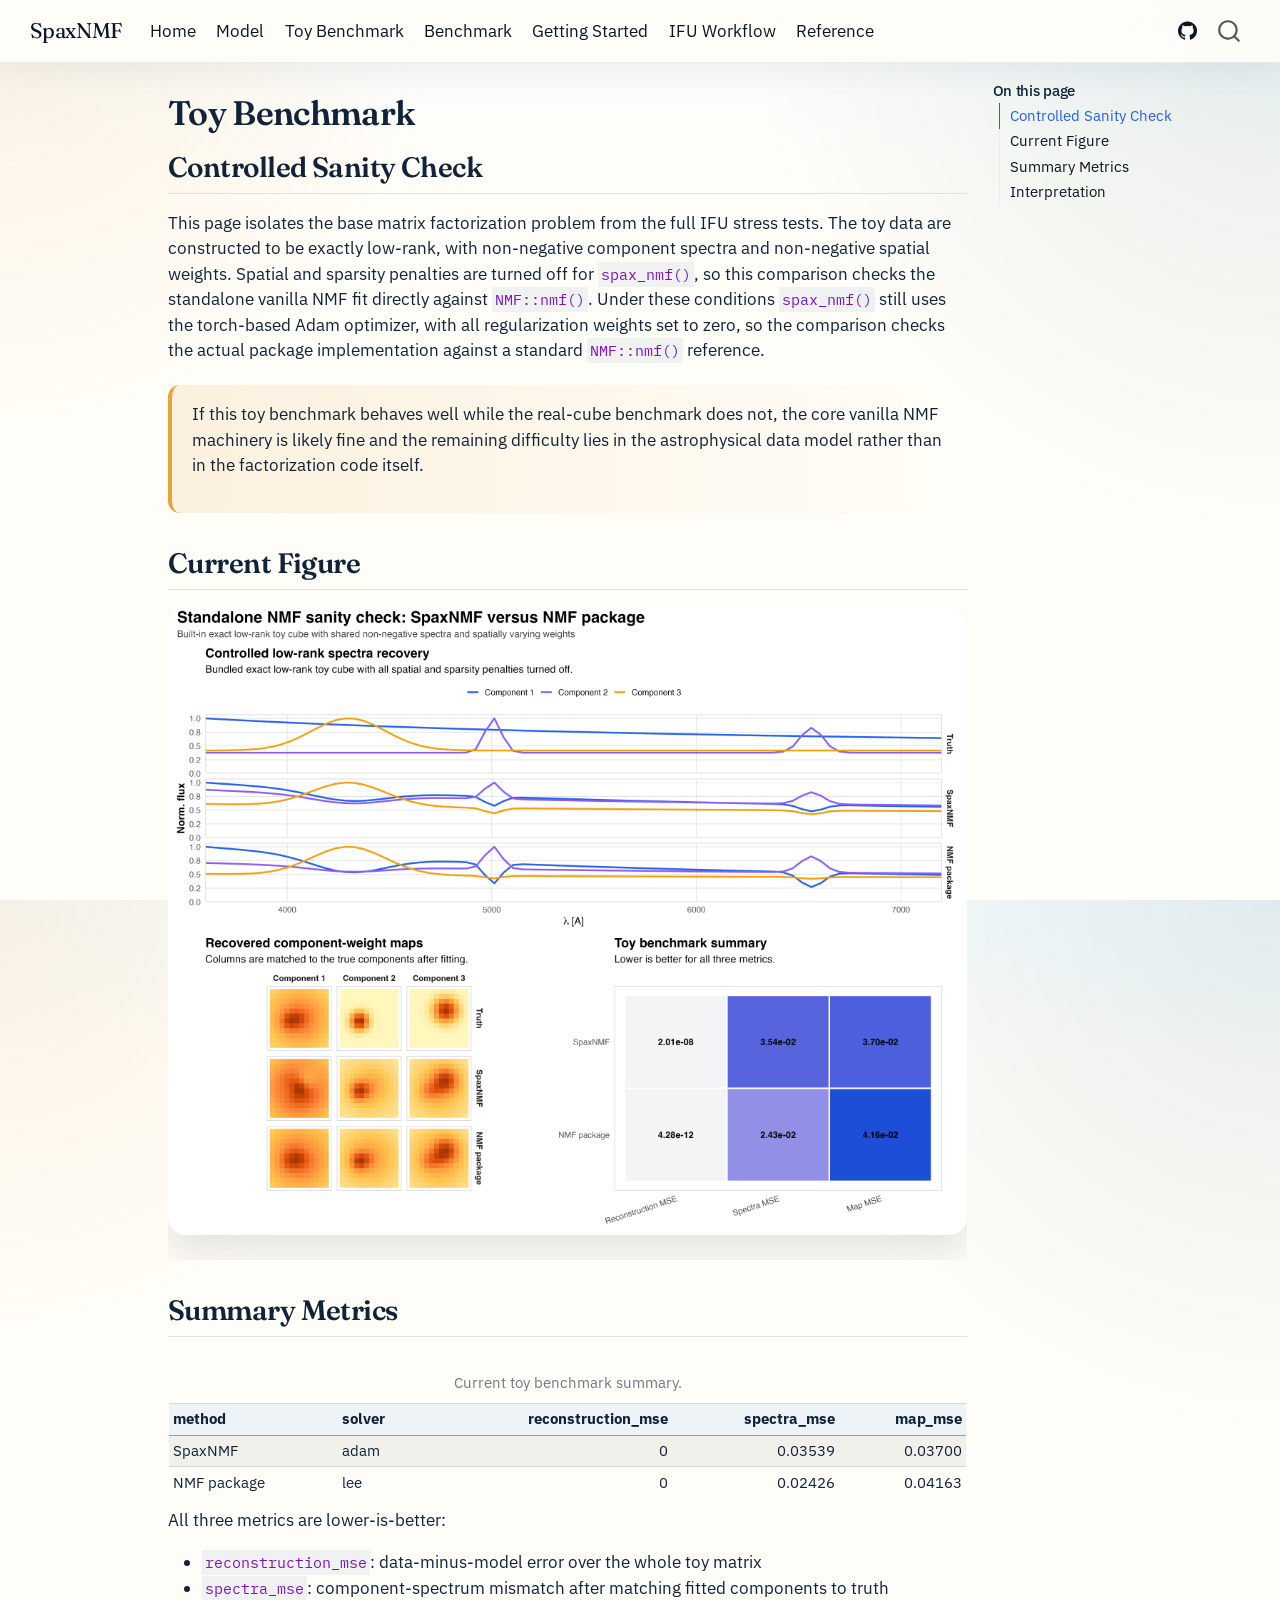
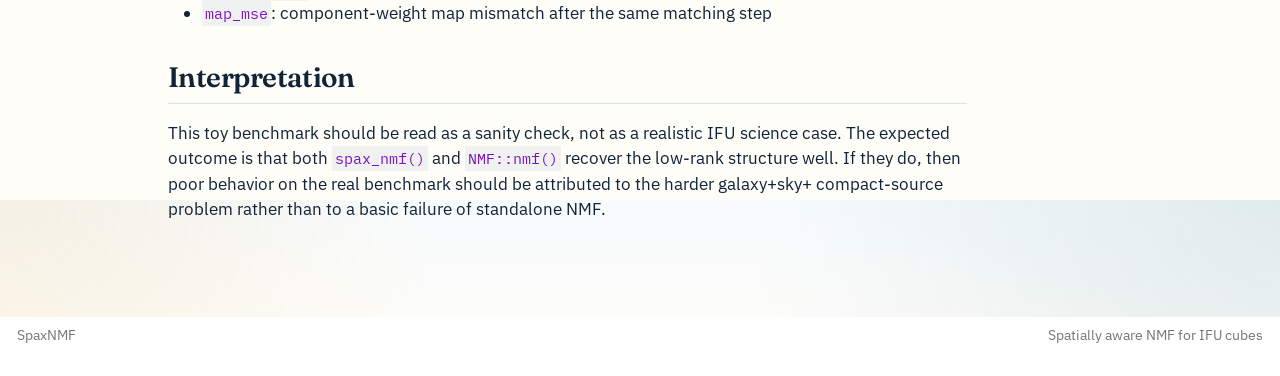
<file: docs/toy-benchmark.html>
<!DOCTYPE html>
<html xmlns="http://www.w3.org/1999/xhtml" lang="en" xml:lang="en"><head>

<meta charset="utf-8">
<meta name="generator" content="quarto-1.8.27">

<meta name="viewport" content="width=device-width, initial-scale=1.0, user-scalable=yes">


<title>Toy Benchmark – SpaxNMF</title>
<style>
code{white-space: pre-wrap;}
span.smallcaps{font-variant: small-caps;}
div.columns{display: flex; gap: min(4vw, 1.5em);}
div.column{flex: auto; overflow-x: auto;}
div.hanging-indent{margin-left: 1.5em; text-indent: -1.5em;}
ul.task-list{list-style: none;}
ul.task-list li input[type="checkbox"] {
  width: 0.8em;
  margin: 0 0.8em 0.2em -1em; /* quarto-specific, see https://github.com/quarto-dev/quarto-cli/issues/4556 */ 
  vertical-align: middle;
}
</style>


<script src="site_libs/quarto-nav/quarto-nav.js"></script>
<script src="site_libs/quarto-nav/headroom.min.js"></script>
<script src="site_libs/clipboard/clipboard.min.js"></script>
<script src="site_libs/quarto-search/autocomplete.umd.js"></script>
<script src="site_libs/quarto-search/fuse.min.js"></script>
<script src="site_libs/quarto-search/quarto-search.js"></script>
<meta name="quarto:offset" content="./">
<script src="site_libs/quarto-html/quarto.js" type="module"></script>
<script src="site_libs/quarto-html/tabsets/tabsets.js" type="module"></script>
<script src="site_libs/quarto-html/axe/axe-check.js" type="module"></script>
<script src="site_libs/quarto-html/popper.min.js"></script>
<script src="site_libs/quarto-html/tippy.umd.min.js"></script>
<script src="site_libs/quarto-html/anchor.min.js"></script>
<link href="site_libs/quarto-html/tippy.css" rel="stylesheet">
<link href="site_libs/quarto-html/quarto-syntax-highlighting-ed96de9b727972fe78a7b5d16c58bf87.css" rel="stylesheet" id="quarto-text-highlighting-styles">
<script src="site_libs/bootstrap/bootstrap.min.js"></script>
<link href="site_libs/bootstrap/bootstrap-icons.css" rel="stylesheet">
<link href="site_libs/bootstrap/bootstrap-5b4ad623e5705c0698d39aec6f10cf02.min.css" rel="stylesheet" append-hash="true" id="quarto-bootstrap" data-mode="light">
<script id="quarto-search-options" type="application/json">{
  "location": "navbar",
  "copy-button": false,
  "collapse-after": 3,
  "panel-placement": "end",
  "type": "overlay",
  "limit": 50,
  "keyboard-shortcut": [
    "f",
    "/",
    "s"
  ],
  "show-item-context": false,
  "language": {
    "search-no-results-text": "No results",
    "search-matching-documents-text": "matching documents",
    "search-copy-link-title": "Copy link to search",
    "search-hide-matches-text": "Hide additional matches",
    "search-more-match-text": "more match in this document",
    "search-more-matches-text": "more matches in this document",
    "search-clear-button-title": "Clear",
    "search-text-placeholder": "",
    "search-detached-cancel-button-title": "Cancel",
    "search-submit-button-title": "Submit",
    "search-label": "Search"
  }
}</script>
<style>html{ scroll-behavior: smooth; }</style>


<link rel="stylesheet" href="styles.css">
</head>

<body class="nav-fixed quarto-light">

<div id="quarto-search-results"></div>
  <header id="quarto-header" class="headroom fixed-top">
    <nav class="navbar navbar-expand-lg " data-bs-theme="dark">
      <div class="navbar-container container-fluid">
      <div class="navbar-brand-container mx-auto">
    <a class="navbar-brand" href="./index.html">
    <span class="navbar-title">SpaxNMF</span>
    </a>
  </div>
            <div id="quarto-search" class="" title="Search"></div>
          <button class="navbar-toggler" type="button" data-bs-toggle="collapse" data-bs-target="#navbarCollapse" aria-controls="navbarCollapse" role="menu" aria-expanded="false" aria-label="Toggle navigation" onclick="if (window.quartoToggleHeadroom) { window.quartoToggleHeadroom(); }">
  <span class="navbar-toggler-icon"></span>
</button>
          <div class="collapse navbar-collapse" id="navbarCollapse">
            <ul class="navbar-nav navbar-nav-scroll me-auto">
  <li class="nav-item">
    <a class="nav-link" href="./index.html"> 
<span class="menu-text">Home</span></a>
  </li>  
  <li class="nav-item">
    <a class="nav-link" href="./model.html"> 
<span class="menu-text">Model</span></a>
  </li>  
  <li class="nav-item">
    <a class="nav-link active" href="./toy-benchmark.html" aria-current="page"> 
<span class="menu-text">Toy Benchmark</span></a>
  </li>  
  <li class="nav-item">
    <a class="nav-link" href="./benchmark.html"> 
<span class="menu-text">Benchmark</span></a>
  </li>  
  <li class="nav-item">
    <a class="nav-link" href="./getting-started.html"> 
<span class="menu-text">Getting Started</span></a>
  </li>  
  <li class="nav-item">
    <a class="nav-link" href="./ifu-workflow.html"> 
<span class="menu-text">IFU Workflow</span></a>
  </li>  
  <li class="nav-item">
    <a class="nav-link" href="./reference.html"> 
<span class="menu-text">Reference</span></a>
  </li>  
</ul>
            <ul class="navbar-nav navbar-nav-scroll ms-auto">
  <li class="nav-item compact">
    <a class="nav-link" href="https://github.com/RafaelSdeSouza/SpaxNMF"> <i class="bi bi-github" role="img">
</i> 
<span class="menu-text"></span></a>
  </li>  
</ul>
          </div> <!-- /navcollapse -->
            <div class="quarto-navbar-tools">
</div>
      </div> <!-- /container-fluid -->
    </nav>
</header>
<!-- content -->
<div id="quarto-content" class="quarto-container page-columns page-rows-contents page-layout-article page-navbar">
<!-- sidebar -->
<!-- margin-sidebar -->
    <div id="quarto-margin-sidebar" class="sidebar margin-sidebar">
        <nav id="TOC" role="doc-toc" class="toc-active">
    <h2 id="toc-title">On this page</h2>
   
  <ul>
  <li><a href="#controlled-sanity-check" id="toc-controlled-sanity-check" class="nav-link active" data-scroll-target="#controlled-sanity-check">Controlled Sanity Check</a></li>
  <li><a href="#current-figure" id="toc-current-figure" class="nav-link" data-scroll-target="#current-figure">Current Figure</a></li>
  <li><a href="#summary-metrics" id="toc-summary-metrics" class="nav-link" data-scroll-target="#summary-metrics">Summary Metrics</a></li>
  <li><a href="#interpretation" id="toc-interpretation" class="nav-link" data-scroll-target="#interpretation">Interpretation</a></li>
  </ul>
</nav>
    </div>
<!-- main -->
<main class="content" id="quarto-document-content">

<header id="title-block-header" class="quarto-title-block default">
<div class="quarto-title">
<h1 class="title">Toy Benchmark</h1>
</div>



<div class="quarto-title-meta">

    
  
    
  </div>
  


</header>


<section id="controlled-sanity-check" class="level2">
<h2 class="anchored" data-anchor-id="controlled-sanity-check">Controlled Sanity Check</h2>
<p>This page isolates the base matrix factorization problem from the full IFU stress tests. The toy data are constructed to be exactly low-rank, with non-negative component spectra and non-negative spatial weights. Spatial and sparsity penalties are turned off for <code>spax_nmf()</code>, so this comparison checks the standalone vanilla NMF fit directly against <code>NMF::nmf()</code>. Under these conditions <code>spax_nmf()</code> still uses the torch-based Adam optimizer, with all regularization weights set to zero, so the comparison checks the actual package implementation against a standard <code>NMF::nmf()</code> reference.</p>
<div class="benchmark-note">
<p>If this toy benchmark behaves well while the real-cube benchmark does not, the core vanilla NMF machinery is likely fine and the remaining difficulty lies in the astrophysical data model rather than in the factorization code itself.</p>
</div>
</section>
<section id="current-figure" class="level2">
<h2 class="anchored" data-anchor-id="current-figure">Current Figure</h2>
<div class="cell">
<div class="cell-output-display">
<div>
<figure class="figure">
<p><img src="images/toy-nmf-benchmark.png" class="img-fluid figure-img" width="2240"></p>
</figure>
</div>
</div>
</div>
</section>
<section id="summary-metrics" class="level2">
<h2 class="anchored" data-anchor-id="summary-metrics">Summary Metrics</h2>
<div class="cell">
<div class="cell-output-display">
<table class="caption-top table table-sm table-striped small">
<caption>Current toy benchmark summary.</caption>
<thead>
<tr class="header">
<th style="text-align: left;">method</th>
<th style="text-align: left;">solver</th>
<th style="text-align: right;">reconstruction_mse</th>
<th style="text-align: right;">spectra_mse</th>
<th style="text-align: right;">map_mse</th>
</tr>
</thead>
<tbody>
<tr class="odd">
<td style="text-align: left;">SpaxNMF</td>
<td style="text-align: left;">adam</td>
<td style="text-align: right;">0</td>
<td style="text-align: right;">0.03539</td>
<td style="text-align: right;">0.03700</td>
</tr>
<tr class="even">
<td style="text-align: left;">NMF package</td>
<td style="text-align: left;">lee</td>
<td style="text-align: right;">0</td>
<td style="text-align: right;">0.02426</td>
<td style="text-align: right;">0.04163</td>
</tr>
</tbody>
</table>
</div>
</div>
<p>All three metrics are lower-is-better:</p>
<ul>
<li><code>reconstruction_mse</code>: data-minus-model error over the whole toy matrix</li>
<li><code>spectra_mse</code>: component-spectrum mismatch after matching fitted components to truth</li>
<li><code>map_mse</code>: component-weight map mismatch after the same matching step</li>
</ul>
</section>
<section id="interpretation" class="level2">
<h2 class="anchored" data-anchor-id="interpretation">Interpretation</h2>
<p>This toy benchmark should be read as a sanity check, not as a realistic IFU science case. The expected outcome is that both <code>spax_nmf()</code> and <code>NMF::nmf()</code> recover the low-rank structure well. If they do, then poor behavior on the real benchmark should be attributed to the harder galaxy+sky+ compact-source problem rather than to a basic failure of standalone NMF.</p>


</section>

</main> <!-- /main -->
<script id="quarto-html-after-body" type="application/javascript">
  window.document.addEventListener("DOMContentLoaded", function (event) {
    const icon = "";
    const anchorJS = new window.AnchorJS();
    anchorJS.options = {
      placement: 'right',
      icon: icon
    };
    anchorJS.add('.anchored');
    const isCodeAnnotation = (el) => {
      for (const clz of el.classList) {
        if (clz.startsWith('code-annotation-')) {                     
          return true;
        }
      }
      return false;
    }
    const onCopySuccess = function(e) {
      // button target
      const button = e.trigger;
      // don't keep focus
      button.blur();
      // flash "checked"
      button.classList.add('code-copy-button-checked');
      var currentTitle = button.getAttribute("title");
      button.setAttribute("title", "Copied!");
      let tooltip;
      if (window.bootstrap) {
        button.setAttribute("data-bs-toggle", "tooltip");
        button.setAttribute("data-bs-placement", "left");
        button.setAttribute("data-bs-title", "Copied!");
        tooltip = new bootstrap.Tooltip(button, 
          { trigger: "manual", 
            customClass: "code-copy-button-tooltip",
            offset: [0, -8]});
        tooltip.show();    
      }
      setTimeout(function() {
        if (tooltip) {
          tooltip.hide();
          button.removeAttribute("data-bs-title");
          button.removeAttribute("data-bs-toggle");
          button.removeAttribute("data-bs-placement");
        }
        button.setAttribute("title", currentTitle);
        button.classList.remove('code-copy-button-checked');
      }, 1000);
      // clear code selection
      e.clearSelection();
    }
    const getTextToCopy = function(trigger) {
      const outerScaffold = trigger.parentElement.cloneNode(true);
      const codeEl = outerScaffold.querySelector('code');
      for (const childEl of codeEl.children) {
        if (isCodeAnnotation(childEl)) {
          childEl.remove();
        }
      }
      return codeEl.innerText;
    }
    const clipboard = new window.ClipboardJS('.code-copy-button:not([data-in-quarto-modal])', {
      text: getTextToCopy
    });
    clipboard.on('success', onCopySuccess);
    if (window.document.getElementById('quarto-embedded-source-code-modal')) {
      const clipboardModal = new window.ClipboardJS('.code-copy-button[data-in-quarto-modal]', {
        text: getTextToCopy,
        container: window.document.getElementById('quarto-embedded-source-code-modal')
      });
      clipboardModal.on('success', onCopySuccess);
    }
      var localhostRegex = new RegExp(/^(?:http|https):\/\/localhost\:?[0-9]*\//);
      var mailtoRegex = new RegExp(/^mailto:/);
        var filterRegex = new RegExp("https:\/\/rafaelsdesouza\.github\.io\/SpaxNMF\/");
      var isInternal = (href) => {
          return filterRegex.test(href) || localhostRegex.test(href) || mailtoRegex.test(href);
      }
      // Inspect non-navigation links and adorn them if external
     var links = window.document.querySelectorAll('a[href]:not(.nav-link):not(.navbar-brand):not(.toc-action):not(.sidebar-link):not(.sidebar-item-toggle):not(.pagination-link):not(.no-external):not([aria-hidden]):not(.dropdown-item):not(.quarto-navigation-tool):not(.about-link)');
      for (var i=0; i<links.length; i++) {
        const link = links[i];
        if (!isInternal(link.href)) {
          // undo the damage that might have been done by quarto-nav.js in the case of
          // links that we want to consider external
          if (link.dataset.originalHref !== undefined) {
            link.href = link.dataset.originalHref;
          }
        }
      }
    function tippyHover(el, contentFn, onTriggerFn, onUntriggerFn) {
      const config = {
        allowHTML: true,
        maxWidth: 500,
        delay: 100,
        arrow: false,
        appendTo: function(el) {
            return el.parentElement;
        },
        interactive: true,
        interactiveBorder: 10,
        theme: 'quarto',
        placement: 'bottom-start',
      };
      if (contentFn) {
        config.content = contentFn;
      }
      if (onTriggerFn) {
        config.onTrigger = onTriggerFn;
      }
      if (onUntriggerFn) {
        config.onUntrigger = onUntriggerFn;
      }
      window.tippy(el, config); 
    }
    const noterefs = window.document.querySelectorAll('a[role="doc-noteref"]');
    for (var i=0; i<noterefs.length; i++) {
      const ref = noterefs[i];
      tippyHover(ref, function() {
        // use id or data attribute instead here
        let href = ref.getAttribute('data-footnote-href') || ref.getAttribute('href');
        try { href = new URL(href).hash; } catch {}
        const id = href.replace(/^#\/?/, "");
        const note = window.document.getElementById(id);
        if (note) {
          return note.innerHTML;
        } else {
          return "";
        }
      });
    }
    const xrefs = window.document.querySelectorAll('a.quarto-xref');
    const processXRef = (id, note) => {
      // Strip column container classes
      const stripColumnClz = (el) => {
        el.classList.remove("page-full", "page-columns");
        if (el.children) {
          for (const child of el.children) {
            stripColumnClz(child);
          }
        }
      }
      stripColumnClz(note)
      if (id === null || id.startsWith('sec-')) {
        // Special case sections, only their first couple elements
        const container = document.createElement("div");
        if (note.children && note.children.length > 2) {
          container.appendChild(note.children[0].cloneNode(true));
          for (let i = 1; i < note.children.length; i++) {
            const child = note.children[i];
            if (child.tagName === "P" && child.innerText === "") {
              continue;
            } else {
              container.appendChild(child.cloneNode(true));
              break;
            }
          }
          if (window.Quarto?.typesetMath) {
            window.Quarto.typesetMath(container);
          }
          return container.innerHTML
        } else {
          if (window.Quarto?.typesetMath) {
            window.Quarto.typesetMath(note);
          }
          return note.innerHTML;
        }
      } else {
        // Remove any anchor links if they are present
        const anchorLink = note.querySelector('a.anchorjs-link');
        if (anchorLink) {
          anchorLink.remove();
        }
        if (window.Quarto?.typesetMath) {
          window.Quarto.typesetMath(note);
        }
        if (note.classList.contains("callout")) {
          return note.outerHTML;
        } else {
          return note.innerHTML;
        }
      }
    }
    for (var i=0; i<xrefs.length; i++) {
      const xref = xrefs[i];
      tippyHover(xref, undefined, function(instance) {
        instance.disable();
        let url = xref.getAttribute('href');
        let hash = undefined; 
        if (url.startsWith('#')) {
          hash = url;
        } else {
          try { hash = new URL(url).hash; } catch {}
        }
        if (hash) {
          const id = hash.replace(/^#\/?/, "");
          const note = window.document.getElementById(id);
          if (note !== null) {
            try {
              const html = processXRef(id, note.cloneNode(true));
              instance.setContent(html);
            } finally {
              instance.enable();
              instance.show();
            }
          } else {
            // See if we can fetch this
            fetch(url.split('#')[0])
            .then(res => res.text())
            .then(html => {
              const parser = new DOMParser();
              const htmlDoc = parser.parseFromString(html, "text/html");
              const note = htmlDoc.getElementById(id);
              if (note !== null) {
                const html = processXRef(id, note);
                instance.setContent(html);
              } 
            }).finally(() => {
              instance.enable();
              instance.show();
            });
          }
        } else {
          // See if we can fetch a full url (with no hash to target)
          // This is a special case and we should probably do some content thinning / targeting
          fetch(url)
          .then(res => res.text())
          .then(html => {
            const parser = new DOMParser();
            const htmlDoc = parser.parseFromString(html, "text/html");
            const note = htmlDoc.querySelector('main.content');
            if (note !== null) {
              // This should only happen for chapter cross references
              // (since there is no id in the URL)
              // remove the first header
              if (note.children.length > 0 && note.children[0].tagName === "HEADER") {
                note.children[0].remove();
              }
              const html = processXRef(null, note);
              instance.setContent(html);
            } 
          }).finally(() => {
            instance.enable();
            instance.show();
          });
        }
      }, function(instance) {
      });
    }
        let selectedAnnoteEl;
        const selectorForAnnotation = ( cell, annotation) => {
          let cellAttr = 'data-code-cell="' + cell + '"';
          let lineAttr = 'data-code-annotation="' +  annotation + '"';
          const selector = 'span[' + cellAttr + '][' + lineAttr + ']';
          return selector;
        }
        const selectCodeLines = (annoteEl) => {
          const doc = window.document;
          const targetCell = annoteEl.getAttribute("data-target-cell");
          const targetAnnotation = annoteEl.getAttribute("data-target-annotation");
          const annoteSpan = window.document.querySelector(selectorForAnnotation(targetCell, targetAnnotation));
          const lines = annoteSpan.getAttribute("data-code-lines").split(",");
          const lineIds = lines.map((line) => {
            return targetCell + "-" + line;
          })
          let top = null;
          let height = null;
          let parent = null;
          if (lineIds.length > 0) {
              //compute the position of the single el (top and bottom and make a div)
              const el = window.document.getElementById(lineIds[0]);
              top = el.offsetTop;
              height = el.offsetHeight;
              parent = el.parentElement.parentElement;
            if (lineIds.length > 1) {
              const lastEl = window.document.getElementById(lineIds[lineIds.length - 1]);
              const bottom = lastEl.offsetTop + lastEl.offsetHeight;
              height = bottom - top;
            }
            if (top !== null && height !== null && parent !== null) {
              // cook up a div (if necessary) and position it 
              let div = window.document.getElementById("code-annotation-line-highlight");
              if (div === null) {
                div = window.document.createElement("div");
                div.setAttribute("id", "code-annotation-line-highlight");
                div.style.position = 'absolute';
                parent.appendChild(div);
              }
              div.style.top = top - 2 + "px";
              div.style.height = height + 4 + "px";
              div.style.left = 0;
              let gutterDiv = window.document.getElementById("code-annotation-line-highlight-gutter");
              if (gutterDiv === null) {
                gutterDiv = window.document.createElement("div");
                gutterDiv.setAttribute("id", "code-annotation-line-highlight-gutter");
                gutterDiv.style.position = 'absolute';
                const codeCell = window.document.getElementById(targetCell);
                const gutter = codeCell.querySelector('.code-annotation-gutter');
                gutter.appendChild(gutterDiv);
              }
              gutterDiv.style.top = top - 2 + "px";
              gutterDiv.style.height = height + 4 + "px";
            }
            selectedAnnoteEl = annoteEl;
          }
        };
        const unselectCodeLines = () => {
          const elementsIds = ["code-annotation-line-highlight", "code-annotation-line-highlight-gutter"];
          elementsIds.forEach((elId) => {
            const div = window.document.getElementById(elId);
            if (div) {
              div.remove();
            }
          });
          selectedAnnoteEl = undefined;
        };
          // Handle positioning of the toggle
      window.addEventListener(
        "resize",
        throttle(() => {
          elRect = undefined;
          if (selectedAnnoteEl) {
            selectCodeLines(selectedAnnoteEl);
          }
        }, 10)
      );
      function throttle(fn, ms) {
      let throttle = false;
      let timer;
        return (...args) => {
          if(!throttle) { // first call gets through
              fn.apply(this, args);
              throttle = true;
          } else { // all the others get throttled
              if(timer) clearTimeout(timer); // cancel #2
              timer = setTimeout(() => {
                fn.apply(this, args);
                timer = throttle = false;
              }, ms);
          }
        };
      }
        // Attach click handler to the DT
        const annoteDls = window.document.querySelectorAll('dt[data-target-cell]');
        for (const annoteDlNode of annoteDls) {
          annoteDlNode.addEventListener('click', (event) => {
            const clickedEl = event.target;
            if (clickedEl !== selectedAnnoteEl) {
              unselectCodeLines();
              const activeEl = window.document.querySelector('dt[data-target-cell].code-annotation-active');
              if (activeEl) {
                activeEl.classList.remove('code-annotation-active');
              }
              selectCodeLines(clickedEl);
              clickedEl.classList.add('code-annotation-active');
            } else {
              // Unselect the line
              unselectCodeLines();
              clickedEl.classList.remove('code-annotation-active');
            }
          });
        }
    const findCites = (el) => {
      const parentEl = el.parentElement;
      if (parentEl) {
        const cites = parentEl.dataset.cites;
        if (cites) {
          return {
            el,
            cites: cites.split(' ')
          };
        } else {
          return findCites(el.parentElement)
        }
      } else {
        return undefined;
      }
    };
    var bibliorefs = window.document.querySelectorAll('a[role="doc-biblioref"]');
    for (var i=0; i<bibliorefs.length; i++) {
      const ref = bibliorefs[i];
      const citeInfo = findCites(ref);
      if (citeInfo) {
        tippyHover(citeInfo.el, function() {
          var popup = window.document.createElement('div');
          citeInfo.cites.forEach(function(cite) {
            var citeDiv = window.document.createElement('div');
            citeDiv.classList.add('hanging-indent');
            citeDiv.classList.add('csl-entry');
            var biblioDiv = window.document.getElementById('ref-' + cite);
            if (biblioDiv) {
              citeDiv.innerHTML = biblioDiv.innerHTML;
            }
            popup.appendChild(citeDiv);
          });
          return popup.innerHTML;
        });
      }
    }
  });
  </script>
</div> <!-- /content -->
<footer class="footer">
  <div class="nav-footer">
    <div class="nav-footer-left">
<p>SpaxNMF</p>
</div>   
    <div class="nav-footer-center">
      &nbsp;
    </div>
    <div class="nav-footer-right">
<p>Spatially aware NMF for IFU cubes</p>
</div>
  </div>
</footer>




<script src="site_libs/quarto-html/zenscroll-min.js"></script>
</body></html>
</file>
<file: docs/site_libs/quarto-html/tippy.css>
.tippy-box[data-animation=fade][data-state=hidden]{opacity:0}[data-tippy-root]{max-width:calc(100vw - 10px)}.tippy-box{position:relative;background-color:#333;color:#fff;border-radius:4px;font-size:14px;line-height:1.4;white-space:normal;outline:0;transition-property:transform,visibility,opacity}.tippy-box[data-placement^=top]>.tippy-arrow{bottom:0}.tippy-box[data-placement^=top]>.tippy-arrow:before{bottom:-7px;left:0;border-width:8px 8px 0;border-top-color:initial;transform-origin:center top}.tippy-box[data-placement^=bottom]>.tippy-arrow{top:0}.tippy-box[data-placement^=bottom]>.tippy-arrow:before{top:-7px;left:0;border-width:0 8px 8px;border-bottom-color:initial;transform-origin:center bottom}.tippy-box[data-placement^=left]>.tippy-arrow{right:0}.tippy-box[data-placement^=left]>.tippy-arrow:before{border-width:8px 0 8px 8px;border-left-color:initial;right:-7px;transform-origin:center left}.tippy-box[data-placement^=right]>.tippy-arrow{left:0}.tippy-box[data-placement^=right]>.tippy-arrow:before{left:-7px;border-width:8px 8px 8px 0;border-right-color:initial;transform-origin:center right}.tippy-box[data-inertia][data-state=visible]{transition-timing-function:cubic-bezier(.54,1.5,.38,1.11)}.tippy-arrow{width:16px;height:16px;color:#333}.tippy-arrow:before{content:"";position:absolute;border-color:transparent;border-style:solid}.tippy-content{position:relative;padding:5px 9px;z-index:1}
</file>
<file: docs/site_libs/quarto-html/quarto-syntax-highlighting-ed96de9b727972fe78a7b5d16c58bf87.css>
/* quarto syntax highlight colors */
:root {
  --quarto-hl-ot-color: #003B4F;
  --quarto-hl-at-color: #657422;
  --quarto-hl-ss-color: #20794D;
  --quarto-hl-an-color: #5E5E5E;
  --quarto-hl-fu-color: #4758AB;
  --quarto-hl-st-color: #20794D;
  --quarto-hl-cf-color: #003B4F;
  --quarto-hl-op-color: #5E5E5E;
  --quarto-hl-er-color: #AD0000;
  --quarto-hl-bn-color: #AD0000;
  --quarto-hl-al-color: #AD0000;
  --quarto-hl-va-color: #111111;
  --quarto-hl-bu-color: inherit;
  --quarto-hl-ex-color: inherit;
  --quarto-hl-pp-color: #AD0000;
  --quarto-hl-in-color: #5E5E5E;
  --quarto-hl-vs-color: #20794D;
  --quarto-hl-wa-color: #5E5E5E;
  --quarto-hl-do-color: #5E5E5E;
  --quarto-hl-im-color: #00769E;
  --quarto-hl-ch-color: #20794D;
  --quarto-hl-dt-color: #AD0000;
  --quarto-hl-fl-color: #AD0000;
  --quarto-hl-co-color: #5E5E5E;
  --quarto-hl-cv-color: #5E5E5E;
  --quarto-hl-cn-color: #8f5902;
  --quarto-hl-sc-color: #5E5E5E;
  --quarto-hl-dv-color: #AD0000;
  --quarto-hl-kw-color: #003B4F;
}

/* other quarto variables */
:root {
  --quarto-font-monospace: SFMono-Regular, Menlo, Monaco, Consolas, "Liberation Mono", "Courier New", monospace;
}

/* syntax highlight based on Pandoc's rules */
pre > code.sourceCode > span {
  color: #003B4F;
}

code.sourceCode > span {
  color: #003B4F;
}

div.sourceCode,
div.sourceCode pre.sourceCode {
  color: #003B4F;
}

/* Normal */
code span {
  color: #003B4F;
}

/* Alert */
code span.al {
  color: #AD0000;
  font-style: inherit;
}

/* Annotation */
code span.an {
  color: #5E5E5E;
  font-style: inherit;
}

/* Attribute */
code span.at {
  color: #657422;
  font-style: inherit;
}

/* BaseN */
code span.bn {
  color: #AD0000;
  font-style: inherit;
}

/* BuiltIn */
code span.bu {
  font-style: inherit;
}

/* ControlFlow */
code span.cf {
  color: #003B4F;
  font-weight: bold;
  font-style: inherit;
}

/* Char */
code span.ch {
  color: #20794D;
  font-style: inherit;
}

/* Constant */
code span.cn {
  color: #8f5902;
  font-style: inherit;
}

/* Comment */
code span.co {
  color: #5E5E5E;
  font-style: inherit;
}

/* CommentVar */
code span.cv {
  color: #5E5E5E;
  font-style: italic;
}

/* Documentation */
code span.do {
  color: #5E5E5E;
  font-style: italic;
}

/* DataType */
code span.dt {
  color: #AD0000;
  font-style: inherit;
}

/* DecVal */
code span.dv {
  color: #AD0000;
  font-style: inherit;
}

/* Error */
code span.er {
  color: #AD0000;
  font-style: inherit;
}

/* Extension */
code span.ex {
  font-style: inherit;
}

/* Float */
code span.fl {
  color: #AD0000;
  font-style: inherit;
}

/* Function */
code span.fu {
  color: #4758AB;
  font-style: inherit;
}

/* Import */
code span.im {
  color: #00769E;
  font-style: inherit;
}

/* Information */
code span.in {
  color: #5E5E5E;
  font-style: inherit;
}

/* Keyword */
code span.kw {
  color: #003B4F;
  font-weight: bold;
  font-style: inherit;
}

/* Operator */
code span.op {
  color: #5E5E5E;
  font-style: inherit;
}

/* Other */
code span.ot {
  color: #003B4F;
  font-style: inherit;
}

/* Preprocessor */
code span.pp {
  color: #AD0000;
  font-style: inherit;
}

/* SpecialChar */
code span.sc {
  color: #5E5E5E;
  font-style: inherit;
}

/* SpecialString */
code span.ss {
  color: #20794D;
  font-style: inherit;
}

/* String */
code span.st {
  color: #20794D;
  font-style: inherit;
}

/* Variable */
code span.va {
  color: #111111;
  font-style: inherit;
}

/* VerbatimString */
code span.vs {
  color: #20794D;
  font-style: inherit;
}

/* Warning */
code span.wa {
  color: #5E5E5E;
  font-style: italic;
}

.prevent-inlining {
  content: "</";
}

/*# sourceMappingURL=0920dd6d7437995b8cdf7429764427b1.css.map */
</file>
<file: docs/styles.css>
@import url("https://fonts.googleapis.com/css2?family=Fraunces:opsz,wght@9..144,600;9..144,700&family=IBM+Plex+Mono:wght@400;500&family=IBM+Plex+Sans:wght@400;500;600;700&display=swap");

:root {
  --spax-ink: #102339;
  --spax-deep: #0b1625;
  --spax-ocean: #0f5f73;
  --spax-ocean-soft: #d8edf1;
  --spax-gold: #e6a43b;
  --spax-sand: #f5efe4;
  --spax-paper: #fffdf8;
  --spax-mist: #edf3f7;
  --spax-border: rgba(16, 35, 57, 0.12);
  --spax-shadow: 0 22px 50px rgba(11, 22, 37, 0.12);
}

html {
  scroll-behavior: smooth;
}

body {
  font-family: "IBM Plex Sans", "Avenir Next", "Segoe UI", sans-serif;
  color: var(--spax-ink);
  background:
    radial-gradient(circle at top left, rgba(230, 164, 59, 0.12), transparent 28%),
    radial-gradient(circle at top right, rgba(15, 95, 115, 0.10), transparent 34%),
    linear-gradient(180deg, #f7fbfd 0%, var(--spax-paper) 18%, var(--spax-paper) 100%);
}

h1,
h2,
h3,
h4,
.navbar-title,
.quarto-title-banner .title {
  font-family: "Fraunces", Georgia, serif;
  letter-spacing: -0.02em;
}

code,
pre,
.sourceCode {
  font-family: "IBM Plex Mono", "SFMono-Regular", monospace;
}

.navbar {
  background: rgba(255, 253, 248, 0.94);
  backdrop-filter: blur(12px);
  border-bottom: 1px solid rgba(16, 35, 57, 0.08);
  box-shadow: 0 10px 30px rgba(11, 22, 37, 0.05);
}

.navbar-title,
.nav-link {
  color: var(--spax-deep) !important;
}

.quarto-title-banner {
  background:
    radial-gradient(circle at top right, rgba(230, 164, 59, 0.24), transparent 26%),
    linear-gradient(135deg, #102339 0%, #0f5f73 100%);
}

.quarto-title-banner .quarto-title .title,
.quarto-title-banner .quarto-title p {
  color: white;
}

.hero-shell {
  margin: 0 0 2.25rem 0;
  padding: 2.5rem;
  background:
    radial-gradient(circle at top right, rgba(230, 164, 59, 0.22), transparent 28%),
    linear-gradient(135deg, rgba(11, 22, 37, 0.98), rgba(15, 95, 115, 0.96));
  color: white;
  border-radius: 28px;
  box-shadow: var(--spax-shadow);
  overflow: hidden;
}

.hero-grid {
  display: grid;
  grid-template-columns: minmax(0, 1.3fr) minmax(280px, 0.9fr);
  gap: 1.5rem;
  align-items: stretch;
}

.eyebrow {
  text-transform: uppercase;
  letter-spacing: 0.16em;
  font-size: 0.78rem;
  font-weight: 700;
  color: rgba(255, 255, 255, 0.78);
  margin-bottom: 0.75rem;
}

.hero-shell h1 {
  color: white;
  font-size: clamp(2.35rem, 4vw, 4.2rem);
  line-height: 0.98;
  margin-bottom: 1rem;
}

.hero-copy {
  max-width: 52rem;
  font-size: 1.1rem;
  line-height: 1.65;
  color: rgba(255, 255, 255, 0.86);
}

.hero-actions {
  display: flex;
  flex-wrap: wrap;
  gap: 0.8rem;
  margin-top: 1.35rem;
}

.hero-button {
  display: inline-flex;
  align-items: center;
  justify-content: center;
  min-width: 11rem;
  padding: 0.85rem 1.1rem;
  border-radius: 999px;
  text-decoration: none;
  font-weight: 700;
  transition: transform 0.18s ease, box-shadow 0.18s ease;
}

.hero-button:hover {
  transform: translateY(-1px);
}

.hero-primary {
  background: var(--spax-gold);
  color: var(--spax-deep);
  box-shadow: 0 14px 28px rgba(230, 164, 59, 0.26);
}

.hero-secondary {
  background: rgba(255, 255, 255, 0.12);
  color: white;
  border: 1px solid rgba(255, 255, 255, 0.26);
}

.hero-card,
.feature-card,
.metric-card,
.equation-panel,
.info-panel {
  background: rgba(255, 255, 255, 0.86);
  color: var(--spax-ink);
  border: 1px solid rgba(255, 255, 255, 0.32);
  border-radius: 22px;
  padding: 1.25rem 1.35rem;
  box-shadow: inset 0 1px 0 rgba(255, 255, 255, 0.22);
}

.hero-card h3,
.feature-card h3,
.equation-panel h3,
.info-panel h3 {
  margin-top: 0;
  margin-bottom: 0.55rem;
}

.hero-card p:last-child,
.feature-card p:last-child,
.equation-panel p:last-child,
.info-panel p:last-child {
  margin-bottom: 0;
}

.hero-list {
  margin: 0.25rem 0 0 1.1rem;
  padding: 0;
}

.hero-list li + li {
  margin-top: 0.55rem;
}

.hero-card-note {
  margin-top: 1rem;
  color: rgba(16, 35, 57, 0.82);
}

.benchmark-inline {
  font-size: 1.02rem;
  line-height: 1.7;
  color: var(--spax-ink);
}

.metric-ribbon,
.feature-grid,
.two-up,
.info-grid {
  display: grid;
  gap: 1rem;
}

.metric-ribbon {
  grid-template-columns: repeat(3, minmax(0, 1fr));
  margin: 1.5rem 0 2rem 0;
}

.metric-card {
  background: white;
  border: 1px solid var(--spax-border);
  box-shadow: 0 14px 32px rgba(11, 22, 37, 0.08);
}

.metric-card strong {
  display: block;
  font-size: 0.9rem;
  color: var(--spax-ocean);
  margin-bottom: 0.45rem;
  text-transform: uppercase;
  letter-spacing: 0.08em;
}

.metric-card span {
  font-family: "Fraunces", Georgia, serif;
  font-size: 1.7rem;
  line-height: 1.1;
}

.feature-grid {
  grid-template-columns: repeat(3, minmax(0, 1fr));
  margin: 1.5rem 0 2rem 0;
}

.feature-card {
  background: linear-gradient(180deg, rgba(255, 255, 255, 0.98), rgba(237, 243, 247, 0.88));
  border: 1px solid var(--spax-border);
  box-shadow: 0 18px 34px rgba(11, 22, 37, 0.06);
}

.two-up,
.info-grid {
  grid-template-columns: repeat(2, minmax(0, 1fr));
  margin: 1.5rem 0;
}

.equation-panel {
  background: linear-gradient(180deg, rgba(216, 237, 241, 0.58), rgba(255, 253, 248, 0.96));
  border: 1px solid rgba(15, 95, 115, 0.18);
}

.equation-panel .math.display {
  margin: 1rem 0;
}

.section-kicker {
  text-transform: uppercase;
  letter-spacing: 0.14em;
  font-size: 0.78rem;
  font-weight: 700;
  color: var(--spax-ocean);
  margin-bottom: 0.6rem;
}

.benchmark-note {
  padding: 1rem 1.15rem;
  border-left: 4px solid var(--spax-gold);
  background: linear-gradient(90deg, rgba(230, 164, 59, 0.14), rgba(255, 253, 248, 0.92));
  border-radius: 12px;
  margin: 1.25rem 0;
}

.table thead,
table thead {
  background: var(--spax-mist);
}

table {
  border: 1px solid var(--spax-border);
  border-radius: 16px;
  overflow: hidden;
}

img,
.figure-img {
  border-radius: 18px;
  box-shadow: 0 18px 34px rgba(11, 22, 37, 0.10);
}

.quarto-grid-item .card,
.card {
  border-radius: 20px;
  border: 1px solid var(--spax-border);
}

a {
  color: var(--spax-ocean);
}

a:hover {
  color: #0a4857;
}

.quarto-title-meta,
.quarto-title-meta-heading,
.quarto-title-meta-contents {
  color: rgba(255, 255, 255, 0.88);
}

@media (max-width: 991px) {
  .hero-grid,
  .metric-ribbon,
  .feature-grid,
  .two-up,
  .info-grid {
    grid-template-columns: 1fr;
  }

  .hero-shell {
    padding: 1.65rem;
  }
}
</file>
